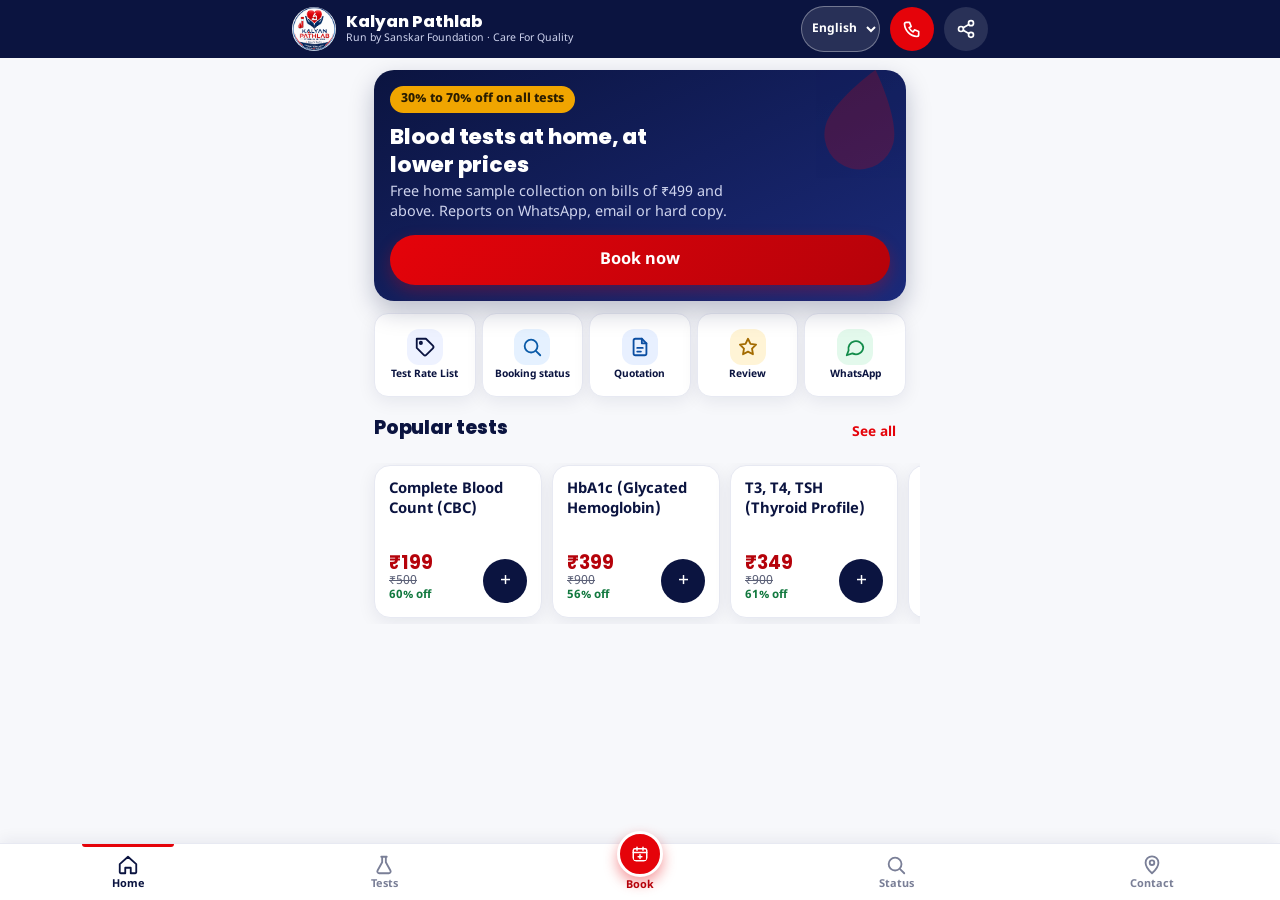
<file: book/index.html>
<!DOCTYPE html>
<html lang="en">
<head>
<meta charset="UTF-8" />
<meta name="viewport" content="width=device-width, initial-scale=1.0, viewport-fit=cover, interactive-widget=resizes-content" />
<title>Kalyan Pathlab — ऑनलाइन ब्लड टेस्ट बुकिंग</title>
<meta name="description" content="Kalyan Pathlab (संस्कार फाउंडेशन संचलित) - सर्व ब्लड टेस्टवर 30% ते 70% सवलत. कल्याण, डोंबिवली, अंबरनाथ, बदलापूर, उल्हासनगर, ठाणे, मुंबई, नवी मुंबई येथे मोफत होम सर्विस." />
<meta name="theme-color" content="#0b1440" />
<meta name="mobile-web-app-capable" content="yes" />
<meta name="apple-mobile-web-app-capable" content="yes" />
<meta name="apple-mobile-web-app-status-bar-style" content="black-translucent" />
<meta property="og:title" content="Kalyan Pathlab — ऑनलाइन ब्लड टेस्ट बुकिंग" />
<meta property="og:description" content="सर्व ब्लड टेस्टवर 30% ते 70% सवलत. ₹499 वरील बिलावर मोफत होम सॅम्पल कलेक्शन." />
<meta property="og:image" content="./icons/icon-512.png?v=20261021" />
<link rel="manifest" href="./manifest.json?v=20261021" />
<link rel="icon" type="image/png" href="./icons/icon-192.png?v=20261021" />
<link rel="apple-touch-icon" href="./icons/icon-192.png?v=20261021" />
<link rel="preconnect" href="https://fonts.googleapis.com" />
<link rel="preconnect" href="https://fonts.gstatic.com" crossorigin />
<link href="https://fonts.googleapis.com/css2?family=Poppins:wght@500;600;700;800&family=Noto+Sans+Devanagari:wght@400;500;600;700;800&display=swap" rel="stylesheet" />
<link rel="preload" as="image" href="./icons/logo.png?v=20261021" />
<link rel="stylesheet" href="./style.css?v=20261021" />
<link rel="stylesheet" href="./invoice.css?v=20261021" />
<script src="./logo-fallback.js?v=20261021"></script>
<script src="./config.js?v=20261021"></script>
</head>
<body>

<!-- ===== TOP BAR ===== -->
<header class="topbar">
  <div class="topbar-inner">
    <img
      src="./icons/logo.png?v=20261021"
      alt="Kalyan Pathlab"
      class="topbar-logo"
      width="44"
      height="44"
      decoding="async"
      fetchpriority="high"
      data-fallbacks="./icons/logo.png|./icons/admin-logo.png"
      data-fail="logo"
      onerror="window.kpImgFail&&kpImgFail(this)"
    />
    <div class="topbar-text">
      <span class="topbar-name">Kalyan Pathlab</span>
      <span class="topbar-tag" data-i18n="tagline">संस्कार फाउंडेशन संचलित · Care For Quality</span>
    </div>
    <select id="langSelect" class="topbar-lang" aria-label="Language / भाषा">
      <option value="en">English</option>
      <option value="mr">मराठी</option>
      <option value="hi">हिंदी</option>
    </select>
    <a class="topbar-btn topbar-call" href="tel:+919870020674" aria-label="कॉल करा"><svg viewBox="0 0 24 24" fill="none" stroke="currentColor" stroke-width="2" stroke-linecap="round" stroke-linejoin="round" aria-hidden="true"><path d="M5 4h4l2 5-2.5 1.5a11 11 0 0 0 5 5L15 13l5 2v4a2 2 0 0 1-2 2A16 16 0 0 1 3 6a2 2 0 0 1 2-2z"/></svg></a>
    <button type="button" class="topbar-btn" id="shareBtn" aria-label="शेअर करा"><svg viewBox="0 0 24 24" fill="none" stroke="currentColor" stroke-width="2" stroke-linecap="round" stroke-linejoin="round" aria-hidden="true"><circle cx="18" cy="5" r="3"/><circle cx="6" cy="12" r="3"/><circle cx="18" cy="19" r="3"/><path d="M8.6 10.5l6.8-4M8.6 13.5l6.8 4"/></svg></button>
  </div>
</header>

<main id="appMain">
<div id="notifBanner" class="confirm-banner" hidden></div>

<!-- ===== HOME ===== -->
<div class="page-section" id="section-home" hidden>
  <section class="home">
    <div class="home-hero">
      <svg class="home-hero-drop" viewBox="0 0 24 24" aria-hidden="true"><path d="M12 2.5s7 8.3 7 13.3a7 7 0 1 1-14 0c0-5 7-13.3 7-13.3Z"/></svg>
      <span class="home-hero-badge" data-i18n="discount_badge">सर्व टेस्टवर 30% ते 70% सवलत</span>
      <h1 data-i18n="hero_title">घरबसल्या ब्लड टेस्ट, कमी किमतीत</h1>
      <p data-i18n="hero_sub">₹499 वरील बिलावर मोफत होम सॅम्पल कलेक्शन. रिपोर्ट WhatsApp, ईमेल किंवा हार्ड कॉपीमध्ये.</p>
      <button type="button" class="btn btn-primary btn-block jump-to" data-section="booking" data-i18n="hero_cta_book">आत्ता बुक करा</button>
    </div>

    <div class="quick-grid">
      <button type="button" class="menu-tile jump-to" data-section="tests">
        <span class="menu-tile-icon"><svg viewBox="0 0 24 24" fill="none" stroke="currentColor" stroke-width="2" stroke-linecap="round" stroke-linejoin="round" aria-hidden="true" focusable="false"><path d="M20.6 13.4 13.4 20.6a2 2 0 0 1-2.8 0L3 13V3h10l7.600 7.600a2 2 0 0 1 0 2.800z"/><circle cx="7.500" cy="7.500" r="1.200"/></svg></span>
        <span class="menu-tile-label" data-i18n="nav_ratelist_label">टेस्ट रेट लिस्ट</span>
      </button>
      <button type="button" class="menu-tile jump-to" data-section="payment">
        <span class="menu-tile-icon"><svg viewBox="0 0 24 24" fill="none" stroke="currentColor" stroke-width="2" stroke-linecap="round" stroke-linejoin="round" aria-hidden="true" focusable="false"><circle cx="11" cy="11" r="7"/><path d="M21 21l-4.300-4.300"/></svg></span>
        <span class="menu-tile-label" data-i18n="tile_status">बुकिंग स्थिती</span>
      </button>
      <button type="button" class="menu-tile" data-quote-open>
        <span class="menu-tile-icon"><svg viewBox="0 0 24 24" fill="none" stroke="currentColor" stroke-width="2" stroke-linecap="round" stroke-linejoin="round" aria-hidden="true" focusable="false"><path d="M14 3H7a2 2 0 0 0-2 2v14a2 2 0 0 0 2 2h10a2 2 0 0 0 2-2V8z"/><path d="M14 3v5h5M9 13h6M9 17h4"/></svg></span>
        <span class="menu-tile-label" data-i18n="tile_quote">कोटेशन</span>
      </button>
      <button type="button" class="menu-tile jump-to" data-section="reviews">
        <span class="menu-tile-icon"><svg viewBox="0 0 24 24" fill="none" stroke="currentColor" stroke-width="2" stroke-linecap="round" stroke-linejoin="round" aria-hidden="true" focusable="false"><path d="M12 3l2.700 5.600 6.100.9-4.400 4.300 1 6.100L12 17l-5.400 2.900 1-6.100L3.200 9.500l6.100-.9z"/></svg></span>
        <span class="menu-tile-label" data-i18n="nav_reviews_label">Review</span>
      </button>
      <a class="menu-tile" href="https://wa.me/919870020674?text=Namaskar%2C%20mala%20blood%20test%20booking%20baddal%20mahiti%20havi%20aahe" target="_blank" rel="noopener">
        <span class="menu-tile-icon"><svg viewBox="0 0 24 24" fill="none" stroke="currentColor" stroke-width="2" stroke-linecap="round" stroke-linejoin="round" aria-hidden="true" focusable="false"><path d="M21 12a8 8 0 0 1-11.800 7L3 21l2-5.200A8 8 0 1 1 21 12z"/></svg></span>
        <span class="menu-tile-label" data-i18n="tile_whatsapp">WhatsApp</span>
      </a>
    </div>

    <div class="home-row-head">
      <h2 class="home-h" data-i18n="popular_heading">लोकप्रिय टेस्ट</h2>
      <button type="button" class="link-btn jump-to" data-section="tests" data-i18n="see_all">सर्व पहा</button>
    </div>
    <div class="popular-row" id="popularTests"></div>
  </section>
</div>

<!-- ===== TEST LIST ===== -->
<div class="page-section" id="section-tests" hidden>
  <section class="tests" id="tests">
    <h2 data-i18n="tests_heading">टेस्ट व किंमत यादी</h2>
    <div class="search-box">
      <input type="search" id="testSearch" placeholder="टेस्टचे नाव टाईप करा… उदा. Thyroid, Sugar, CBC" data-i18n-placeholder="tests_search_placeholder" />
    <button type="button" class="quote-cta" data-quote-open>
      <span class="quote-cta-ico" aria-hidden="true">📄</span>
      <span class="quote-cta-text"><b data-i18n="quote_cta">कोटेशन मिळवा</b><small data-i18n="quote_cta_sub">निवडलेल्या टेस्टचं दरपत्रक — PDF / WhatsApp / ईमेल</small></span>
      <span aria-hidden="true">›</span>
    </button>
    </div>
    <div class="category-tabs" id="categoryTabs"></div>
    <div id="testListWrap" hidden></div>
    <p class="no-result" id="noResult" hidden data-i18n="no_result">तुम्ही शोधलेली टेस्ट यादीत नाही? काळजी नाही — कॉल करा, आमच्याकडे उपलब्ध असू शकते.</p>
  </section>

  <div class="test-modal" id="testModal" hidden>
    <div class="test-modal-backdrop" id="testModalBackdrop"></div>
    <div class="test-modal-sheet">
      <div class="test-modal-header">
        <h3 id="testModalTitle"></h3>
        <button type="button" id="testModalClose" class="test-modal-close" aria-label="Close">✕</button>
      </div>
      <div class="test-modal-body" id="testModalBody"></div>
      <div class="tm-foot" id="tmFoot" hidden>
        <div class="tm-foot-text" id="tmFootText"></div>
        <div class="tm-foot-btns"><button type="button" id="tmBasket"></button><button type="button" id="tmBook" class="primary"></button></div>
      </div>
    </div>
  </div>
</div>

<!-- ===== BOOKING FORM ===== -->
<div class="page-section" id="section-booking" hidden>
  <section class="booking" id="booking">
    <h2 data-i18n="booking_heading">बुकिंग फॉर्म</h2>

    <form id="bookingForm" novalidate>
      <ol class="bprog" id="bookingProgress" aria-label="Steps">
        <li data-step="1" class="on"><span>1</span><b data-i18n="bstep1">टेस्ट</b></li>
        <li data-step="2"><span>2</span><b data-i18n="bstep2">पत्ता</b></li>
        <li data-step="3"><span>3</span><b data-i18n="bstep3">वेळ व पेमेंट</b></li>
      </ol>

      <!-- ===== STEP 1: टेस्ट ===== -->
      <div class="bstep" data-step="1">
      <div class="selected-tests-box" id="selectedTestsBox">
        <strong data-i18n="selected_tests_label">निवडलेल्या टेस्ट:</strong>
        <div id="selectedTestsList" class="selected-list">कोणतीही टेस्ट निवडलेली नाही — <button type="button" class="link-btn jump-to" data-section="tests">टेस्ट लिस्टमधून निवडा</button> किंवा खाली टाईप करा.</div>
      </div>

      <div id="chargeBox" class="charge-box" hidden></div>
      <p class="policy-note" data-i18n="charge_policy">₹499 पेक्षा कमी बिलावर ₹100 होम कलेक्शन चार्ज लागतो. ₹499 किंवा जास्त बिलावर कलेक्शन चार्ज माफ.</p>

      <label><span data-i18n="label_manual_test">टेस्ट/पॅकेजचे नाव (हवं असल्यास टाईप करा)</span>
        <input type="text" id="manualTest" placeholder="उदा. Full Body Checkup" />
      </label>

      <label><span data-i18n="label_prescription">डॉक्टरचे प्रिस्क्रिप्शन (असल्यास, ऐच्छिक)</span>
        <input type="file" id="prescription" accept="image/*,.pdf" />
      </label>

      <div class="bstep-nav"><button type="button" class="btn btn-primary btn-block step-next" data-i18n="step_next">पुढे →</button></div>
      </div>

      <!-- ===== STEP 2: माहिती व पत्ता ===== -->
      <div class="bstep" data-step="2" hidden>
      <label><span data-i18n="label_fullname">तुमचे पूर्ण नाव *</span>
        <input type="text" id="fullName" required autocomplete="name" placeholder="पूर्ण नाव" data-i18n-placeholder="placeholder_fullname" />
      </label>

      <label><span data-i18n="label_phone">मोबाईल नंबर *</span>
        <input type="tel" id="phone" required inputmode="numeric" autocomplete="tel-national" pattern="[0-9]{10}" placeholder="10 अंकी मोबाईल नंबर" data-i18n-placeholder="placeholder_phone" />
      </label>
      <p class="returning-note" id="returningPatientNote" hidden></p>

      <label><span data-i18n="label_address">पूर्ण पत्ता *</span>
        <textarea id="address" rows="2" required placeholder="घर/फ्लॅट नं, इमारत, एरिया, शहर, पिनकोड" data-i18n-placeholder="placeholder_address"></textarea>
      </label>

      <label><span data-i18n="label_city">शहर *</span>
        <select id="city" required></select>
      </label>

      <details class="more-details">
        <summary data-i18n="more_details">अधिक माहिती (ऐच्छिक)</summary>
        <label><span data-i18n="label_altphone">पर्यायी संपर्क नंबर</span>
          <input type="tel" id="altPhone" inputmode="numeric" placeholder="घरचा/दुसरा नंबर (ऐच्छिक)" data-i18n-placeholder="placeholder_altphone" />
        </label>
        <label><span data-i18n="label_doctor">रेफरन्स डॉक्टर किंवा स्वतः</span>
          <input type="text" id="doctor" placeholder="डॉ. चे नाव लिहा, किंवा 'स्वतः' असे लिहा" data-i18n-placeholder="placeholder_doctor" />
        </label>
        <div class="location-row">
          <button type="button" id="getLocationBtn" class="btn btn-outline btn-sm" data-i18n="btn_location">📍 माझे सध्याचे लोकेशन जोडा (ऐच्छिक)</button>
          <span id="locationStatus"></span>
        </div>
      </details>

      <div class="bstep-nav two"><button type="button" class="btn btn-outline step-back" data-i18n="step_back">← मागे</button><button type="button" class="btn btn-primary step-next" data-i18n="step_next">पुढे →</button></div>
      </div>

      <!-- ===== STEP 3: वेळ, रिपोर्ट, पेमेंट ===== -->
      <div class="bstep" data-step="3" hidden>
      <label><span data-i18n="label_collection_date">सॅम्पल कलेक्शनचा दिवस *</span>
        <input type="date" id="collectionDate" required />
      </label>

      <span class="field-label" data-i18n="label_collection_slot">वेळ निवडा *</span>
      <div class="slot-grid" id="slotGrid">
        <button type="button" class="slot-btn" data-slot="7:00 AM – 8:00 AM" data-start="7">7 – 8 AM</button>
        <button type="button" class="slot-btn" data-slot="8:00 AM – 9:00 AM" data-start="8">8 – 9 AM</button>
        <button type="button" class="slot-btn" data-slot="9:00 AM – 10:00 AM" data-start="9">9 – 10 AM</button>
        <button type="button" class="slot-btn" data-slot="10:00 AM – 11:00 AM" data-start="10">10 – 11 AM</button>
        <button type="button" class="slot-btn" data-slot="11:00 AM – 12:00 PM" data-start="11">11 AM – 12 PM</button>
        <button type="button" class="slot-btn" data-slot="12:00 PM – 1:00 PM" data-start="12">12 – 1 PM</button>
      </div>
      <input type="hidden" id="collectionTime" value="" />
      <p class="form-note slot-note" id="slotNote" data-i18n="slot_note">रविवारी सॅम्पल कलेक्शन दुपारी 1 पर्यंत.</p>

      <label data-i18n="label_report_mode">रिपोर्ट कसा हवा? *</label>
      <div class="radio-row">
        <label class="radio-pill"><input type="checkbox" name="reportMode" value="Hard Copy" /> <span data-i18n="report_hardcopy">हार्ड कॉपी (घरी)</span></label>
        <label class="radio-pill"><input type="checkbox" name="reportMode" value="WhatsApp" checked /> <span data-i18n="report_whatsapp">WhatsApp</span></label>
        <label class="radio-pill"><input type="checkbox" name="reportMode" value="Email" /> <span data-i18n="report_email">ईमेल</span></label>
      </div>

      

      <label id="emailFieldWrap" hidden><span data-i18n="label_email">ईमेल आयडी</span>
        <input type="email" id="email" placeholder="report@example.com" />
      </label>

      <label data-i18n="label_payment">पेमेंट पद्धत *</label>
      <div class="radio-row">
        <label class="radio-pill"><input type="radio" name="paymentMethod" value="Cash" checked /> <span data-i18n="payment_cash">कॅश (सॅम्पल कलेक्शनच्या वेळी)</span></label>
        <label class="radio-pill"><input type="radio" name="paymentMethod" value="UPI" /> <span data-i18n="payment_upi">UPI</span></label>
      </div>
      <div id="upiPayBox" class="upi-pay-box" hidden>
        <img id="upiQrImg" src="./icons/qr.png?v=20261021" alt="UPI QR" width="200" height="269" decoding="async" data-fallbacks="./icons/qr.png" data-fail="text" data-fail-text="QR लोड झाला नाही — UPI ID वापरा: enterprises60658@nyes" onerror="window.kpImgFail&&kpImgFail(this)" />
        <a id="upiPayLink" href="#" class="btn btn-whatsapp btn-block" data-i18n="pay_via_upi">UPI अ‍ॅपने पे करा →</a>
        <p class="upi-id-text">UPI ID: <span id="upiIdText">enterprises60658@nyes</span></p>
      </div>

      <label class="checkbox-row">
        <input type="checkbox" id="consent" required />
        <span data-i18n="consent_text">वरील सर्व माहिती बरोबर आहे व मी सॅम्पल कलेक्शनसाठी संपर्क करण्यास संमती देतो.</span>
      </label>

      <p class="form-note" data-i18n="booking_form_note">बुकिंगनंतर WhatsApp विंडो उघडेल — तिथे फक्त "Send" दाबा, म्हणजे आमच्याकडे लगेच बुकिंग पोहोचेल.</p>
      <div class="bstep-nav two"><button type="button" class="btn btn-outline step-back" data-i18n="step_back">← मागे</button><button type="submit" class="btn btn-primary" data-i18n="btn_confirm_booking">✅ बुकिंग कन्फर्म करा</button></div>
      </div>
    </form>

    <div id="confirmBox" class="confirm-box" hidden></div>
  </section>
</div>

<!-- ===== PAYMENT ===== -->
<div class="page-section" id="section-payment" hidden>
  <section class="payment">
    <h2 data-i18n="payment_heading">पेमेंट व बुकिंग स्थिती</h2>

    <div class="status-check-box">
      <h3 data-i18n="status_check_heading">माझी बुकिंग स्थिती / रिपोर्ट पहा</h3>
      <p class="section-sub" data-i18n="status_check_sub">बुकिंगच्या वेळी दिलेला मोबाईल नंबर टाका.</p>
      <input type="tel" id="statusPhoneInput" inputmode="numeric" placeholder="10 अंकी मोबाईल नंबर" pattern="[0-9]{10}" data-i18n-placeholder="placeholder_phone" />
      <button type="button" id="statusCheckBtn" class="btn btn-primary btn-block" style="margin-top:10px;" data-i18n="status_check_btn">स्थिती तपासा</button>
      <div id="statusResultWrap"></div>
    </div>

    <div class="qr-box">
      <p class="qr-title" data-i18n="payment_sub">सॅम्पल कलेक्शनच्या वेळी कॅश किंवा खालील QR कोड स्कॅन करून UPI ने पेमेंट करू शकता.</p>
      <img id="mainQrImg" src="./icons/qr.png?v=20261021" alt="UPI Payment QR - Kalyan Pathlab" width="200" height="269" decoding="async" data-fallbacks="./icons/qr.png" data-fail="text" data-fail-text="QR लोड झाला नाही — UPI ID वापरा: enterprises60658@nyes" onerror="window.kpImgFail&&kpImgFail(this)" />
      <p>UPI ID: <strong id="mainUpiIdText">enterprises60658@nyes</strong></p>
    </div>
  </section>
</div>

<!-- ===== REVIEWS ===== -->
<div class="page-section" id="section-reviews" hidden>
  <section class="reviews" id="reviews">
    <h2 data-i18n="reviews_heading">पेशंट्सचा अनुभव</h2>
    <p class="section-sub" data-i18n="reviews_sub">आमच्याकडे टेस्ट केलेल्या पेशंट्सचे मत — तुमचाही अनुभव शेअर करा.</p>

    <div class="review-summary">
      <span class="big-rating" id="avgRating">5.0</span>
      <span class="stars" id="avgStars">★★★★★</span>
      <span id="reviewCount">(4 रिव्ह्यू)</span>
    </div>

    <div class="review-list" id="reviewList"></div>

    <button type="button" id="openReviewModal" class="btn btn-outline btn-block" data-i18n="btn_write_review">✍️ तुमचा रिव्ह्यू लिहा</button>

    <div class="review-panel" id="reviewPanel" hidden>
      <h3 id="reviewModalTitle" data-i18n="review_modal_title">तुमचा रिव्ह्यू लिहा</h3>
      <form id="reviewForm">
        <label><span data-i18n="label_review_name">तुमचे नाव *</span>
          <input type="text" id="reviewName" required placeholder="तुमचे नाव" data-i18n-placeholder="placeholder_review_name" />
        </label>

        <label><span data-i18n="label_review_phone">मोबाईल नंबर (फक्त पडताळणीसाठी, पब्लिक दिसणार नाही)</span>
          <input type="tel" id="reviewPhone" pattern="[0-9]{10}" placeholder="10 अंकी मोबाईल नंबर" data-i18n-placeholder="placeholder_phone" />
        </label>

        <label><span data-i18n="label_review_test">तुम्ही कोणती टेस्ट/सर्व्हिस घेतली?</span>
          <input type="text" id="reviewTestTaken" placeholder="उदा. Full Body Checkup" />
        </label>

        <label data-i18n="label_rating">रेटिंग द्या *</label>
        <div class="star-picker" id="starPicker">
          <button type="button" data-val="1" aria-label="1 स्टार">★</button>
          <button type="button" data-val="2" aria-label="2 स्टार">★</button>
          <button type="button" data-val="3" aria-label="3 स्टार">★</button>
          <button type="button" data-val="4" aria-label="4 स्टार">★</button>
          <button type="button" data-val="5" aria-label="5 स्टार">★</button>
        </div>
        <input type="hidden" id="reviewRating" value="0" />

        <label><span data-i18n="label_feedback">तुमचा अभिप्राय *</span>
          <textarea id="reviewFeedback" required placeholder="तुमचा अनुभव इथे लिहा…" data-i18n-placeholder="placeholder_feedback"></textarea>
        </label>

        <button type="submit" class="btn btn-primary btn-block" data-i18n="btn_submit_review">रिव्ह्यू सबमिट करा</button>
        <p class="form-note" data-i18n="review_form_note">रिव्ह्यू आमच्या टीमकडून तपासल्यानंतर पेजवर दिसेल.</p>
      </form>
      <div id="reviewThanks" class="confirm-box" hidden></div>
    </div>
  </section>
</div>

<!-- ===== CONTACT / FOOTER ===== -->
<div class="page-section" id="section-contact" hidden>
  <footer>
    <img src="./icons/logo.png?v=20261021" alt="Kalyan Pathlab" class="footer-logo" width="66" height="66" decoding="async" data-fallbacks="./icons/logo.png|./icons/admin-logo.png" data-fail="logo" onerror="window.kpImgFail&&kpImgFail(this)" />
    <p class="footer-tag" data-i18n="tagline">संस्कार फाउंडेशन संचलित · Care For Quality</p>

    <strong class="footer-cities-h" data-i18n="cities_heading">या शहरांत होम सॅम्पल कलेक्शन</strong>
    <div class="chip-row footer-cities" id="cityChips"></div>

    <button type="button" class="btn btn-outline btn-block" id="installBtnContact" style="margin-bottom:16px; color:#fff; border-color:rgba(255,255,255,.5)" data-i18n="btn_install_app" hidden>📲 अ‍ॅप इन्स्टॉल करा</button>

    <div class="footer-grid">
      <div>
        <strong data-i18n="footer_address_label">पत्ता</strong>
        <p>Shop No. 3, 1st Floor, Parvati Apartment,<br />Tisgaon Naka, Kalyan East – 421306</p>
        <a href="https://www.google.com/maps/search/?api=1&query=Parvati%20Apartment%20Tisgaon%20Naka%20Kalyan%20East%20421306" target="_blank" rel="noopener" data-i18n="footer_maps_link">Google Maps वर पहा →</a>
      </div>
      <div>
        <strong data-i18n="footer_contact_label">संपर्क</strong>
        <p><a href="tel:+919870020674">98700 20674</a> / <a href="tel:+918828111774">88281 11774</a></p>
        <p><a href="mailto:kalyan.pathlab.21@gmail.com">kalyan.pathlab.21@gmail.com</a></p>
        <a href="https://wa.me/919870020674" target="_blank" rel="noopener" data-i18n="footer_whatsapp_link">WhatsApp वर मेसेज करा →</a>
      </div>
      <div>
        <strong data-i18n="footer_timing_label">वेळ</strong>
        <p data-i18n-html="footer_timing_text">सोम - शनि: 7:00 AM – 9:00 PM<br />रवि: 8:00 AM – 1:00 PM</p>
      </div>
    </div>

    <div class="main-site-card">
      <a class="main-site-btn" href="https://swapnilmokal.github.io/kalyan-pathlab/" target="_blank" rel="noopener" data-i18n="main_site_btn">🌐 वेबसाईटला भेट देण्यासाठी क्लिक करा</a>
    </div>
    <p class="copyright" data-i18n="copyright">© Kalyan Pathlab, Kalyan East · संस्कार फाउंडेशन संचलित</p>
  </footer>
</div>

</main>

<!-- ===== CART / SELECTED (निवडलेल्या टेस्टची पट्टी — टॅब बारच्या वर) ===== -->
<div class="cart-bar" id="cartBar" hidden>
  <div class="cart-info" id="cartInfo" role="button" tabindex="0" aria-label="Basket"><span id="cartSummary">0 टेस्ट निवडल्या</span><small id="cartNote"></small></div>
  <button type="button" id="cartBookBtn" class="btn btn-primary btn-sm" data-i18n="cart_book_btn">बुक करा →</button>
</div>

<!-- ===== INSTALL BANNER ===== -->
<div class="install-banner" id="installBanner" role="dialog" aria-labelledby="installTitle" hidden>
  <img src="./icons/icon-192.png?v=20261021" alt="" width="44" height="44" class="install-ico" />
  <div class="install-text">
    <strong id="installTitle" data-i18n="install_title">Kalyan Pathlab अ‍ॅप इन्स्टॉल करा</strong>
    <small id="installSub" data-i18n="install_sub">होम स्क्रीनवर अ‍ॅप — जलद बुकिंग, ऑफलाइनही उघडतं</small>
  </div>
  <button type="button" class="btn btn-primary btn-sm" id="installBtn" data-i18n="btn_install">इन्स्टॉल करा</button>
  <button type="button" class="install-close" id="installClose" aria-label="Close">✕</button>
</div>

<!-- ===== BOTTOM TAB BAR ===== -->
<nav class="tabbar" id="mainNav" aria-label="Main">
  <button type="button" class="nav-btn" data-section="home"><svg viewBox="0 0 24 24" fill="none" stroke="currentColor" stroke-width="2" stroke-linecap="round" stroke-linejoin="round" aria-hidden="true"><path d="M3 11l9-8 9 8v9a1 1 0 0 1-1 1h-5v-6H9v6H4a1 1 0 0 1-1-1z"/></svg><span data-i18n="tab_home">मुख्यपृष्ठ</span></button>
  <button type="button" class="nav-btn" data-section="tests"><svg viewBox="0 0 24 24" fill="none" stroke="currentColor" stroke-width="2" stroke-linecap="round" stroke-linejoin="round" aria-hidden="true"><path d="M9 3h6M10 3v6l-5 9a2 2 0 0 0 1.8 3h10.4A2 2 0 0 0 19 18l-5-9V3"/></svg><span data-i18n="tab_tests">टेस्ट</span></button>
  <button type="button" class="nav-btn nav-book" data-section="booking"><svg viewBox="0 0 24 24" fill="none" stroke="currentColor" stroke-width="2" stroke-linecap="round" stroke-linejoin="round" aria-hidden="true"><rect x="3" y="5" width="18" height="16" rx="2"/><path d="M3 10h18M8 3v4M16 3v4M12 13v5M9.5 15.5h5"/></svg><span data-i18n="tab_book">बुकिंग</span></button>
  <button type="button" class="nav-btn" data-section="payment"><svg viewBox="0 0 24 24" fill="none" stroke="currentColor" stroke-width="2" stroke-linecap="round" stroke-linejoin="round" aria-hidden="true"><circle cx="11" cy="11" r="7"/><path d="M21 21l-4.3-4.3"/></svg><span data-i18n="tab_status">स्थिती</span></button>
  <button type="button" class="nav-btn" data-section="contact"><svg viewBox="0 0 24 24" fill="none" stroke="currentColor" stroke-width="2" stroke-linecap="round" stroke-linejoin="round" aria-hidden="true"><path d="M12 21s-7-6.2-7-11.5A7 7 0 0 1 19 9.5C19 14.800 12 21 12 21z"/><circle cx="12" cy="9.5" r="2.5"/></svg><span data-i18n="tab_contact">संपर्क</span></button>
</nav>

<!-- ===== COLLECTION CHARGE POPUP ===== -->
<div class="dlg-backdrop" id="chargeModal" role="dialog" aria-modal="true" aria-labelledby="chargeModalTitle" hidden>
  <div class="dlg">
    <div class="dlg-ico" aria-hidden="true">₹</div>
    <h3 id="chargeModalTitle" data-i18n="charge_modal_title">₹100 कलेक्शन चार्ज लागेल</h3>
    <p id="chargeModalBody"></p>
    <div class="dlg-actions">
      <button type="button" class="btn btn-outline" id="chargeAddMore" data-i18n="charge_btn_add">आणखी टेस्ट जोडा</button>
      <button type="button" class="btn btn-primary" id="chargeContinue" data-i18n="charge_btn_continue">ठीक आहे, पुढे जा</button>
    </div>
  </div>
</div>

<!-- ===== CANCEL BOOKING POPUP ===== -->
<div class="dlg-backdrop" id="cancelModal" role="dialog" aria-modal="true" aria-labelledby="cancelModalTitle" hidden>
  <div class="dlg">
    <div class="dlg-ico" style="background:#fde8e8;color:#a12424" aria-hidden="true">✕</div>
    <h3 id="cancelModalTitle" data-i18n="cancel_modal_title">ही बुकिंग रद्द करायची?</h3>
    <p id="cancelModalBody"></p>
    <p style="font-size:.84rem;color:var(--muted)" data-i18n="cancel_modal_note">रद्द केल्यावर सॅम्पल कलेक्शन होणार नाही. हवं तर नंतर पुन्हा बुक करू शकता.</p>
    <div class="dlg-actions">
      <button type="button" class="btn btn-outline" id="cancelKeep" data-i18n="cancel_keep">नको, बुकिंग ठेवा</button>
      <button type="button" class="btn btn-cancel" id="cancelConfirm" data-i18n="cancel_confirm">हो, बुकिंग रद्द करा</button>
    </div>
  </div>
</div>

<div id="toast" class="toast" role="status" aria-live="polite" hidden></div>

<script src="./i18n.js?v=20261021"></script>
<script src="./tests-data.js?v=20261021"></script>
<script src="./invoice-core.js?v=20261021"></script>
<script src="./app.js?v=20261021"></script>
<script src="./patient-docs.js?v=20261021"></script>
<script src="./rx-scan.js?v=20261021"></script>
</body>
</html>
</file>
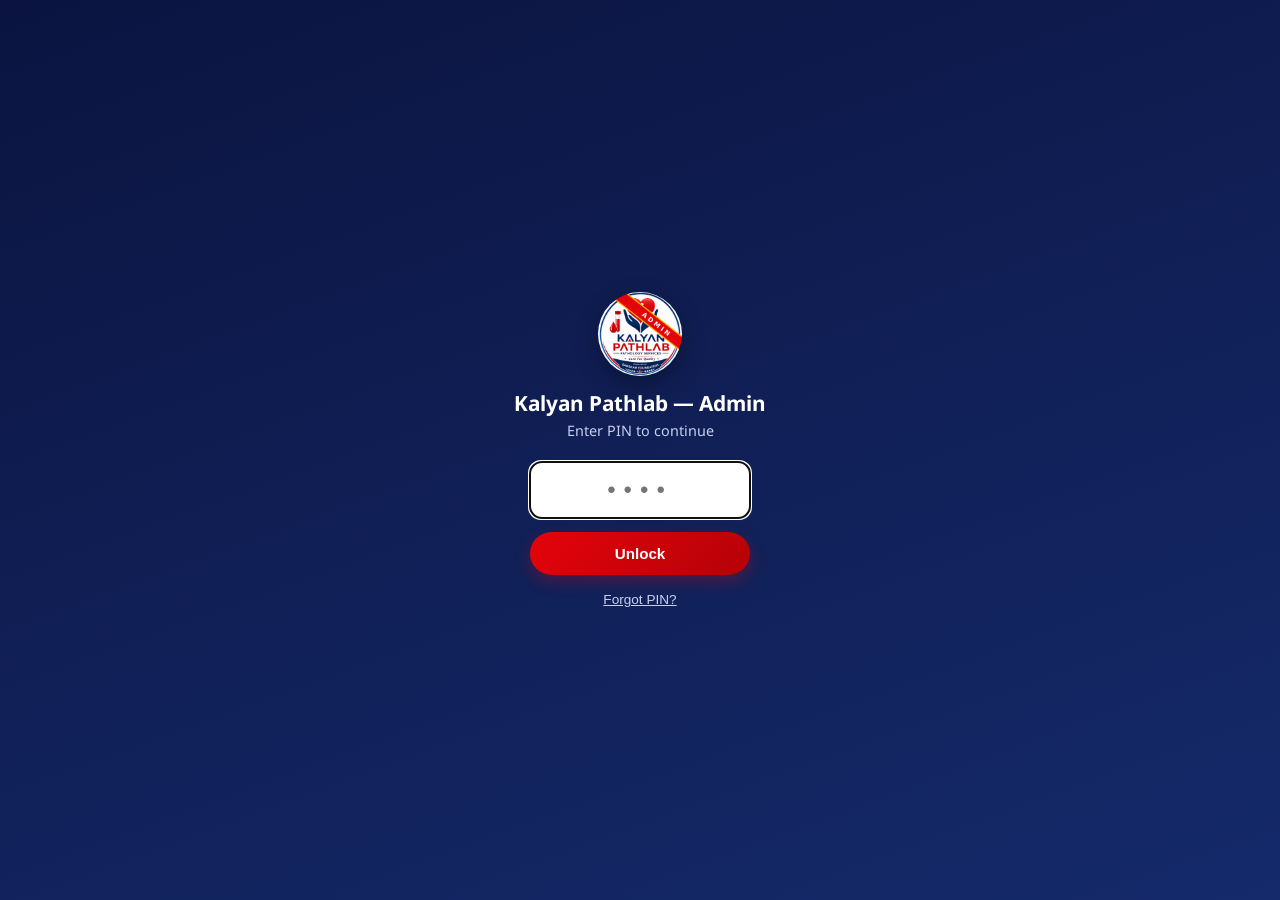
<file: admin.html>
<!DOCTYPE html>
<html lang="mr">
<head>
<meta charset="utf-8" />
<meta name="viewport" content="width=device-width, initial-scale=1" />
<title>Kalyan Pathlab Admin</title>
<meta name="robots" content="noindex" />
<meta http-equiv="refresh" content="0; url=./book/admin.html" />
<script>location.replace("./book/admin.html" + location.search + location.hash);</script>
</head>
<body style="font-family:sans-serif;text-align:center;padding:40px;background:#0b1440;color:#fff">
  <p>Admin अ‍ॅप नव्या पत्त्यावर हलवला आहे.</p>
  <p><a style="color:#8fd8ff" href="./book/admin.html">इथे टॅप करा</a></p>
</body>
</html>
</file>
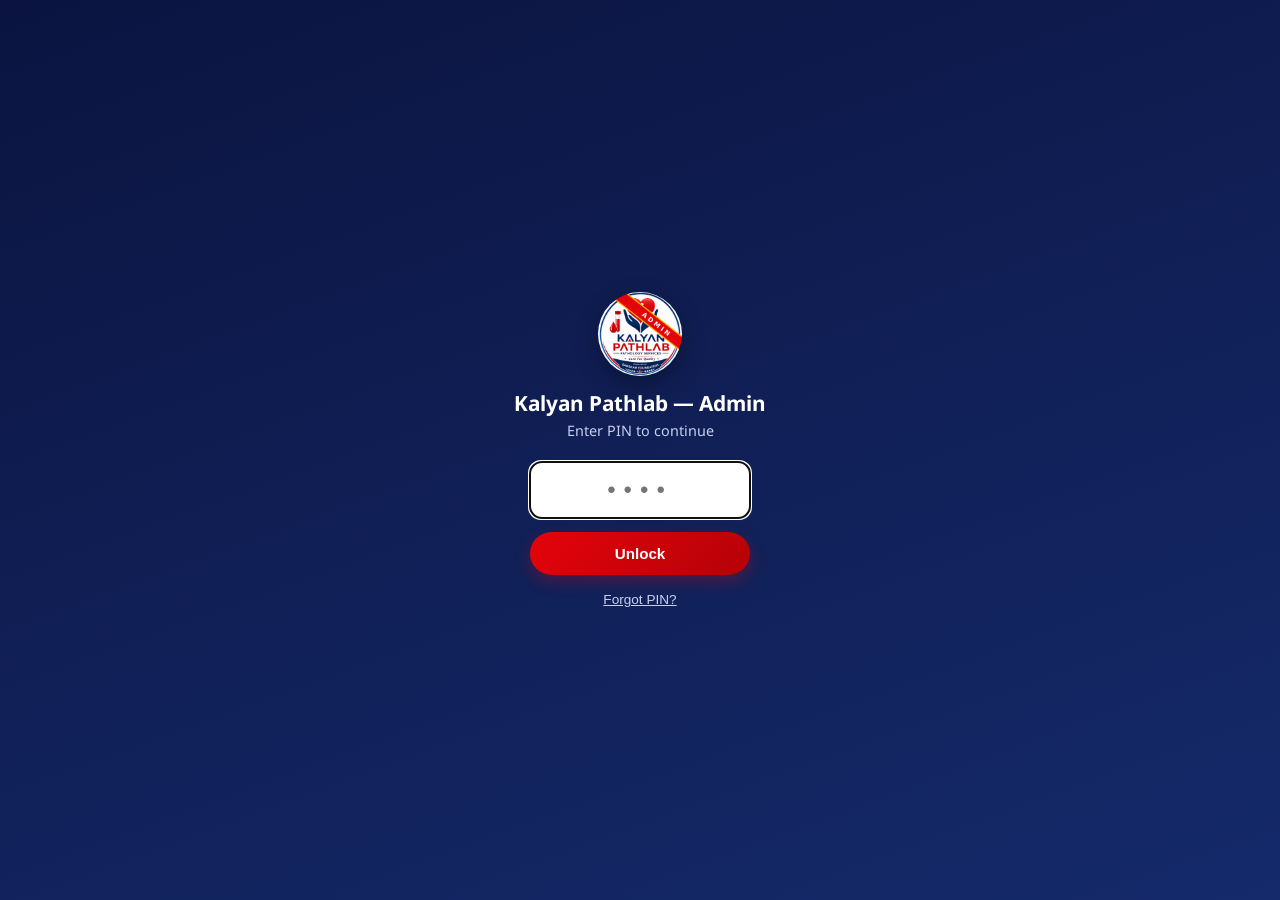
<file: book/admin.html>
<!DOCTYPE html>
<html lang="en">
<head>
<meta charset="UTF-8" />
<meta name="viewport" content="width=device-width, initial-scale=1.0" />
<title>Kalyan Pathlab — Admin</title>
<meta name="robots" content="noindex, nofollow" />
<meta name="theme-color" content="#0b1440" />
<link rel="manifest" href="./manifest-admin.json?v=20261021" />
<link rel="icon" type="image/png" href="./icons/admin-icon-192.png?v=20261021" />
<link rel="apple-touch-icon" href="./icons/admin-icon-192.png?v=20261021" />
<link rel="preconnect" href="https://fonts.googleapis.com" />
<link href="https://fonts.googleapis.com/css2?family=Poppins:wght@600;700;800&family=Noto+Sans+Devanagari:wght@400;500;600;700&display=swap" rel="stylesheet" />
<link rel="stylesheet" href="./admin-style.css?v=20261021" />
<link rel="stylesheet" href="./invoice.css?v=20261021" />
<script src="./logo-fallback.js?v=20261021"></script>
<script src="./config.js?v=20261021"></script>
</head>
<body>

<div id="pinLockScreen" class="pin-lock-screen">
  <img src="./icons/admin-logo.png?v=20261021" alt="Kalyan Pathlab Admin" class="pin-lock-logo" width="84" height="84" decoding="async" data-fallbacks="./icons/admin-logo.png|./icons/logo.png" data-fail="logo" onerror="window.kpImgFail&&kpImgFail(this)" />
  <h2>Kalyan Pathlab — Admin</h2>
  <p class="pin-lock-sub" data-i18n="pin_enter">Enter PIN to continue</p>
  <input type="password" id="pinInput" inputmode="numeric" maxlength="6" placeholder="••••" class="pin-input" autocomplete="off" />
  <button type="button" id="pinSubmitBtn" class="btn btn-primary btn-block" data-i18n="pin_unlock">Unlock</button>
  <p id="pinError" class="pin-error" hidden data-i18n="pin_wrong">Wrong PIN, try again.</p>
  <button type="button" id="forgotPinLink" class="pin-forgot-link" data-i18n="pin_forgot_link">Forgot PIN?</button>

  <div id="pinResetStep" hidden class="pin-reset-step">
    <p class="pin-lock-sub" data-i18n="pin_reset_note">Reset code sent to the lab's registered email.</p>
    <input type="text" id="pinResetCodeField" inputmode="numeric" maxlength="6" placeholder="Reset Code" class="pin-input" data-i18n-placeholder="pin_reset_code_ph" />
    <input type="password" id="pinResetNewField" inputmode="numeric" maxlength="6" placeholder="New PIN (4–6 digits)" class="pin-input" data-i18n-placeholder="pin_new_ph" />
    <button type="button" id="confirmPinResetBtn" class="btn btn-primary btn-block" data-i18n="pin_reset_confirm_btn">Reset PIN &amp; Unlock</button>
  </div>
</div>

<header class="admin-topbar">
  <img src="./icons/admin-logo.png?v=20261021" alt="Kalyan Pathlab Admin" class="admin-logo" width="44" height="44" decoding="async" data-fallbacks="./icons/admin-logo.png|./icons/logo.png" data-fail="logo" onerror="window.kpImgFail&&kpImgFail(this)" />
  <div class="admin-title"><strong>Kalyan Pathlab — Admin</strong><span id="lastUpdated">Loading…</span></div>
  <select id="adminLangSelect" class="admin-lang-select" aria-label="Language">
    <option value="en">EN</option>
    <option value="mr">मर</option>
    <option value="hi">हि</option>
  </select>
  <button type="button" id="notifBellBtn" class="icon-btn notif-bell" aria-label="Notifications">🔔<span id="notifCount" class="notif-count" hidden>0</span></button>
  <button type="button" id="shareCustomerLinkBtn" class="icon-btn" aria-label="Share customer app link">📤</button>
  <button type="button" id="refreshBtn" class="icon-btn" aria-label="Refresh">🔄</button>
  <button type="button" id="topLogoutBtn" class="icon-btn" aria-label="Logout" title="Logout">🔓</button>
</header>

<nav class="admin-tabs">
  <button type="button" class="admin-tab active" data-tab="bookings" data-i18n="tab_bookings">📅 Bookings</button>
  <button type="button" class="admin-tab" data-tab="reviews" data-i18n="tab_reviews">⭐ Reviews</button>
  <button type="button" class="admin-tab" data-tab="tests" data-i18n="tab_tests">🧪 Tests</button>
  <button type="button" class="admin-tab" data-tab="billing" data-i18n="tab_billing">🧾 Billing</button>
  <button type="button" class="admin-tab" data-tab="patients" data-i18n="tab_patients">🔍 Find Patient</button>
  <button type="button" class="admin-tab" data-tab="settings" data-i18n="tab_settings">⚙️ Settings</button>
</nav>

<div class="stat-row" id="statRow"></div>

<section id="tab-bookings" class="admin-section">
  <input type="search" id="bookingSearch" class="admin-search" placeholder="Search by name, phone, or test…" data-i18n-placeholder="search_bookings" />
  <div class="review-filter">
    <button type="button" class="filter-chip active" data-bstatus="all" data-i18n="filter_all">All</button>
    <button type="button" class="filter-chip" data-bstatus="Pending Confirmation" data-i18n="status_pending">Pending</button>
    <button type="button" class="filter-chip" data-bstatus="Confirmed" data-i18n="status_confirmed">Confirmed</button>
    <button type="button" class="filter-chip" data-bstatus="Completed" data-i18n="status_completed">Completed</button>
    <button type="button" class="filter-chip" data-bstatus="Cancelled" data-i18n="status_cancelled">Cancelled</button>
  </div>
  <div id="bookingList" class="admin-list"></div>
</section>

<section id="tab-reviews" class="admin-section" hidden>
  <div class="review-filter">
    <button type="button" class="filter-chip active" data-status="all" data-i18n="filter_all">All</button>
    <button type="button" class="filter-chip" data-status="Pending" data-i18n="filter_pending">Pending</button>
    <button type="button" class="filter-chip" data-status="Approved" data-i18n="filter_approved">Approved</button>
    <button type="button" class="filter-chip" data-status="Rejected" data-i18n="filter_rejected">Rejected</button>
  </div>
  <div id="reviewList" class="admin-list"></div>
</section>

<section id="tab-tests" class="admin-section" hidden>
  <button type="button" id="showAddTestBtn" class="btn btn-primary btn-block" data-i18n="add_new_test">+ Add New Test</button>
  <div id="addTestForm" class="add-test-form" hidden>
    <input type="text" id="testCategory" placeholder="Category (e.g. Diabetes Profile)" list="categoryList" data-i18n-placeholder="ph_category" />
    <datalist id="categoryList"></datalist>
    <input type="text" id="testName" placeholder="Test Name (e.g. HbA1c)" data-i18n-placeholder="ph_test_name" />
    <div class="two-col-inline">
      <input type="number" id="testMrp" placeholder="MRP ₹" data-i18n-placeholder="ph_mrp" />
      <input type="number" id="testPrice" placeholder="Discount Price ₹ (B2C)" data-i18n-placeholder="ph_price" />
    </div>
    <input type="number" id="testB2B" placeholder="B2B ₹ (your cost — not shown to customers)" data-i18n-placeholder="ph_b2b" />
    <button type="button" id="saveTestBtn" class="btn btn-primary btn-block" data-i18n="save_test">Save Test</button>
    <button type="button" id="cancelTestBtn" class="link-btn" style="display:block;text-align:center;margin-top:8px" data-i18n="cancel">Cancel</button>
  </div>
  <input type="search" id="testSearchAdmin" class="admin-search" placeholder="Search tests…" style="margin-top:14px" data-i18n-placeholder="search_tests" />
  <div id="testListAdmin" class="admin-list"></div>
</section>

<section id="tab-billing" class="admin-section" hidden>
  <div class="review-filter billing-subtabs">
    <button type="button" class="filter-chip active" data-billtab="dashboard" data-i18n="billing_tab_dashboard">🏠 Dashboard</button>
    <button type="button" class="filter-chip" data-billtab="bills" data-i18n="billing_tab_bills">📄 Bills</button>
    <button type="button" class="filter-chip" data-billtab="profit" data-i18n="billing_tab_profit">📊 Profit</button>
  </div>

  <!-- Dashboard -->
  <div id="billing-dashboard" class="billing-pane">
    <div class="stat-row" id="billStatRow"></div>
    <div class="settings-card">
      <h3 data-i18n="billing_monthly_summary">Monthly Summary</h3>
      <div id="billMonthlySummary" class="stat-mini-list"></div>
    </div>
  </div>

  <!-- Bills list -->
  <div id="billing-bills" class="billing-pane" hidden>
    <button type="button" id="showAddBillBtn" class="btn btn-primary btn-block" data-i18n="add_new_bill">+ New Bill</button>

    <div id="billForm" class="add-test-form" hidden>
      <div class="two-col-inline">
        <input type="text" id="billNoField" readonly data-i18n-placeholder="ph_bill_no" placeholder="Bill No." />
        <input type="date" id="billDateField" />
      </div>
      <input type="text" id="billPatientField" placeholder="Patient Name *" data-i18n-placeholder="ph_patient_name" />
      <div class="suggest-wrap">
        <input type="text" id="billTestSearch" placeholder="Type test name to add…" data-i18n-placeholder="ph_add_test" autocomplete="off" />
        <div id="billTestSuggest" class="suggest-box" hidden></div>
      </div>
      <div id="billTestLines"></div>
      <p id="billNoTests" class="empty-msg" data-i18n="no_tests_in_bill">No tests added yet.</p>
      <div class="stat-mini-list" id="billTotalsBox"></div>
      <div class="profit-box"><span data-i18n="final_profit_label">Final Profit</span><strong id="billFinalProfit">₹0</strong></div>
      <button type="button" id="saveBillBtn" class="btn btn-primary btn-block" data-i18n="save_bill">Save Bill</button>
      <button type="button" id="cancelBillBtn" class="link-btn" style="display:block;text-align:center;margin-top:8px" data-i18n="cancel">Cancel</button>
    </div>

    <input type="search" id="billSearchAdmin" class="admin-search" placeholder="Search by patient or bill no…" style="margin-top:14px" data-i18n-placeholder="search_bills" />
    <div id="billListAdmin" class="admin-list"></div>
  </div>

  <!-- Profit analysis -->
  <div id="billing-profit" class="billing-pane" hidden>
    <div class="review-filter">
      <button type="button" class="filter-chip active" data-ptab="today" data-i18n="p_today">Today</button>
      <button type="button" class="filter-chip" data-ptab="month" data-i18n="p_month">This Month</button>
      <button type="button" class="filter-chip" data-ptab="all" data-i18n="p_all">All Time</button>
      <button type="button" class="filter-chip" data-ptab="custom" data-i18n="p_custom">Custom</button>
    </div>
    <div class="two-col-inline" id="profitCustomRange" hidden>
      <input type="date" id="profitFrom" />
      <input type="date" id="profitTo" />
    </div>
    <div class="settings-card formula-box">
      <h3 data-i18n="formula_heading">Calculation Formula</h3>
      <p data-i18n="formula_text">Discount = Total MRP − Total B2C · Profit = Total B2C − Total B2B − Collection − Report Charges (per test line, then summed for the bill).</p>
    </div>
    <div class="settings-card">
      <h3 data-i18n="billing_breakdown">Breakdown</h3>
      <div class="stat-mini-list" id="profitBreakdown"></div>
      <div class="profit-box"><span data-i18n="net_profit_label">Net Profit</span><strong id="profitNetBig">₹0</strong></div>
      <p class="section-sub-admin" id="profitMarginText"></p>
    </div>
  </div>
</section>

<section id="tab-patients" class="admin-section" hidden>
  <input type="text" id="patientPhoneSearch" class="admin-search" placeholder="Search by name, phone, or patient ID…" data-i18n-placeholder="ph_phone_search" />
  <button type="button" id="patientSearchBtn" class="btn btn-primary btn-block" style="margin-top:10px" data-i18n="search_btn">Search</button>
  <div id="patientResult" style="margin-top:16px"></div>
</section>

<section id="tab-settings" class="admin-section" hidden>
  <div class="settings-card">
    <h3 data-i18n="settings_links_heading">Quick Access</h3>
    <a id="openSheetLink" href="#" target="_blank" rel="noopener" class="btn btn-outline-admin btn-block" data-i18n="open_sheet">📊 Open Google Sheet (View/Edit All Data)</a>
    <a id="openDriveLink" href="#" target="_blank" rel="noopener" class="btn btn-outline-admin btn-block" data-i18n="open_drive">📁 Open Reports Folder (Google Drive)</a>
    <a id="shareCustomerLink2" href="#" target="_blank" rel="noopener" class="btn btn-outline-admin btn-block" data-i18n="open_customer_app">🌐 Open Customer App</a>
  </div>

  <div class="settings-card">
    <h3 data-i18n="settings_upi_heading">UPI Payment Settings</h3>
    <p class="section-sub-admin" data-i18n="settings_upi_sub">Update the UPI ID and QR code shown to customers at booking time.</p>
    <input type="text" id="settingsUpiId" placeholder="UPI ID" data-i18n-placeholder="ph_upi_id" />
    <label class="upload-label" data-i18n="settings_qr_upload">Upload New QR Code (optional)</label>
    <input type="file" id="settingsQrFile" accept="image/*" />
    <img id="settingsQrPreview" class="qr-preview" hidden />
    <button type="button" id="saveSettingsBtn" class="btn btn-primary btn-block" style="margin-top:12px" data-i18n="save_settings">Save Settings</button>
  </div>

  <div class="settings-card">
    <h3 data-i18n="pin_security_heading">Admin PIN (App Lock)</h3>
    <p class="section-sub-admin" data-i18n="pin_security_sub">Change the PIN needed to open this admin panel. Keep it safe — anyone with this PIN can view and edit bookings, tests and bills.</p>
    <input type="password" id="newPinField" inputmode="numeric" maxlength="6" placeholder="New PIN (4–6 digits)" data-i18n-placeholder="pin_new_ph" />
    <input type="password" id="confirmPinField" inputmode="numeric" maxlength="6" placeholder="Confirm New PIN" data-i18n-placeholder="pin_confirm_ph" style="margin-top:8px" />
    <button type="button" id="changePinBtn" class="btn btn-outline-admin btn-block" style="margin-top:10px" data-i18n="pin_change_btn">Change PIN</button>
    <button type="button" id="lockNowBtn" class="btn btn-block" style="margin-top:10px;background:#fde8e8;color:#a1235a" data-i18n="pin_lock_now">🔒 Lock Now</button>
  </div>
</section>

<div id="toast" class="toast" hidden></div>
<script src="./admin.js?v=20261021"></script>
<script src="./invoice-core.js?v=20261021"></script>
<script src="./admin-billing.js?v=20261021"></script>
<script src="./admin-install.js?v=20261021"></script>
<script src="./admin-lock.js?v=20261021"></script>
</body>
</html>
</file>
<file: book/style.css>
:root{
  --navy:#0b1440;
  --navy-2:#141f5c;
  --red:#e5030a;
  --red-dark:#b5020a;
  --bg:#f7f8fb;
  --card:#ffffff;
  --line:#e7e9f2;
  --text:#161a2e;
  --muted:#5c6178;
  --whatsapp:#25d366;
  --gold:#f0a500;
  --radius:14px;
  --shadow:0 4px 18px rgba(11,20,64,0.08);
}

*{box-sizing:border-box;}
html{scroll-behavior:smooth; font-size:100%; -webkit-text-size-adjust:100%; text-size-adjust:100%;}
body{
  margin:0;
  font-family:'Noto Sans Devanagari','Poppins','Segoe UI',system-ui,-apple-system,sans-serif;
  background:var(--bg);
  color:var(--text);
  line-height:1.65;
  font-size:1rem;
  -webkit-font-smoothing:antialiased;
}
h1,h2,h3{font-family:'Poppins','Noto Sans Devanagari',sans-serif; font-weight:800; margin:0 0 8px; letter-spacing:-0.01em;}
h2{font-size:1.6rem; color:var(--navy); position:relative; padding-bottom:12px;}
h2::after{content:""; position:absolute; left:0; bottom:0; width:52px; height:4px; background:linear-gradient(90deg,var(--red),var(--gold)); border-radius:4px;}
a{color:var(--red); text-decoration:none;}
section{padding:30px 18px; max-width:720px; margin:0 auto;}
.section-sub{color:var(--muted); margin-top:-4px; margin-bottom:18px; font-size:1rem;}




.link-btn{background:none; border:none; color:var(--red); font-weight:700; text-decoration:underline; cursor:pointer; padding:0; font-size:inherit;}


.popular-row{display:flex; gap:10px; overflow-x:auto; scroll-snap-type:x proximity; margin:0 -16px; padding:2px 16px 8px; scrollbar-width:none; -webkit-overflow-scrolling:touch;}
.popular-row::-webkit-scrollbar{display:none;}
.pop-card{flex:0 0 160px; scroll-snap-align:start; background:var(--card); border:1.5px solid var(--line); border-radius:16px; padding:14px; display:flex; flex-direction:column; justify-content:space-between; gap:12px; box-shadow:var(--shadow);}
.pop-name{font-weight:700; font-size:0.92rem; line-height:1.35; color:var(--navy); display:-webkit-box; -webkit-line-clamp:3; -webkit-box-orient:vertical; overflow:hidden;}
.pop-bottom{display:flex; align-items:flex-end; justify-content:space-between; gap:6px;}
.pop-price{display:flex; flex-direction:column; line-height:1.2;}
.pop-price b{font-size:1.15rem; color:var(--red-dark); font-family:'Poppins',sans-serif;}
.pop-price s{font-size:0.78rem; color:var(--muted);}
.pop-price em{font-style:normal; font-size:0.72rem; font-weight:700; color:#12793f;}
.menu-tile{background:var(--card); border:1.5px solid var(--line); border-radius:16px; padding:16px 10px; display:flex; flex-direction:column; align-items:center; gap:6px; cursor:pointer; box-shadow:var(--shadow); transition:transform .12s ease;}
.menu-tile:active{transform:scale(0.95); background:var(--bg);}
.menu-tile-icon{font-size:1.7rem;}
.menu-tile-label{font-weight:700; font-size:0.92rem; color:var(--navy); text-align:center;}


/* ---------- Booking: टप्पे व स्लॉट ---------- */
.bprog{list-style:none; margin:0 0 18px; padding:0; display:flex; gap:8px;}
.bprog li{flex:1; display:flex; align-items:center; gap:8px; padding:9px 10px; border-radius:12px; background:var(--card); border:1.5px solid var(--line); color:var(--muted); font-size:0.82rem;}
.bprog li span{width:24px; height:24px; border-radius:50%; background:var(--line); color:var(--navy); font-weight:800; display:flex; align-items:center; justify-content:center; flex-shrink:0; font-size:0.8rem;}
.bprog li b{line-height:1.2;}
.bprog li.on{border-color:var(--navy); background:#eaf0fb; color:var(--navy);}
.bprog li.on span{background:var(--navy); color:#fff;}
.bprog li.done{color:#137a3f; border-color:#b7ebc9; background:#eafaf0; cursor:pointer;}
.bprog li.done span{background:#25d366; color:#fff;}
.bstep{display:flex; flex-direction:column; gap:15px;}
.bstep[hidden]{display:none;}
.bstep-nav{display:flex; flex-direction:column; gap:8px;}
.bstep-nav.two{flex-direction:row;}
.bstep-nav.two .btn{flex:1; margin-top:0;}
.field-label{display:block; font-weight:600; font-size:0.95rem; color:var(--navy);}
.slot-grid{display:grid; grid-template-columns:1fr 1fr; gap:9px;}
.slot-btn{padding:12px 8px; border-radius:12px; border:1.5px solid var(--line); background:var(--card); color:var(--navy); font-weight:700; font-size:0.92rem; font-family:inherit; cursor:pointer; transition:all .15s ease;}
.slot-btn.on{background:var(--navy); color:#fff; border-color:var(--navy);}
.slot-btn:disabled{opacity:0.4; cursor:not-allowed; text-decoration:line-through;}
.slot-btn:not(:disabled):active{transform:scale(0.97);}
.slot-note{text-align:left; margin:-6px 0 0;}

.discount-badge{display:inline-block; background:#fdeaea; color:var(--red-dark); font-weight:700; padding:8px 16px; border-radius:999px; font-size:0.95rem; margin-bottom:16px; border:1px solid #f7c6c6; animation:badgePulse 2.6s ease-in-out infinite;}


@keyframes fadeInUp{from{opacity:0; transform:translateY(16px);} to{opacity:1; transform:translateY(0);}}




/* ===== Buttons ===== */
.btn{display:inline-flex; align-items:center; justify-content:center; gap:7px; padding:14px 24px; border-radius:999px; font-weight:700; font-size:1.02rem; border:none; cursor:pointer; transition:transform .12s ease, box-shadow .12s ease; position:relative; overflow:hidden;}
.btn:active{transform:scale(0.97);}
.btn-primary{background:linear-gradient(135deg,var(--red),var(--red-dark)); color:#fff; box-shadow:0 6px 16px rgba(229,3,10,0.28);}
.btn-whatsapp{background:linear-gradient(135deg,#2fe07a,var(--whatsapp)); color:#fff; box-shadow:0 6px 16px rgba(37,211,102,0.28);}
.btn-outline{background:transparent; color:var(--navy); border:2px solid var(--navy);}
.btn-block{width:100%; margin-top:6px;}
.btn-sm{padding:9px 15px; font-size:0.92rem;}

/* ===== Cities ===== */
.cities{padding-top:8px;}
.chip-row{display:flex; flex-wrap:wrap; gap:9px;}
.chip-row span{background:var(--card); border:1px solid var(--line); padding:8px 16px; border-radius:999px; font-size:0.92rem; color:var(--navy); font-weight:600;}

/* ===== Tests ===== */
.search-box input{width:100%; padding:14px 16px; border-radius:12px; border:1.5px solid var(--line); font-size:1rem; background:var(--card);}
.category-tabs{display:grid; grid-template-columns:repeat(3,1fr); gap:10px; padding:14px 0;}
.category-tabs button{display:flex; flex-direction:column; align-items:center; justify-content:center; gap:8px; padding:16px 6px; border-radius:16px; border:1.5px solid var(--line); background:var(--card); font-size:0.78rem; font-weight:700; color:var(--navy); cursor:pointer; transition:all .15s ease; box-shadow:var(--shadow);}
.category-tabs button.active{border-color:var(--red); background:#fff5f5;}
.category-tabs button:active{transform:scale(0.96);}
.category-tabs .cat-icon-badge{width:40px; height:40px; border-radius:12px; display:flex; align-items:center; justify-content:center;}
.category-tabs .cat-icon-badge svg{width:20px; height:20px;}
.category-tabs .cat-tile-label{text-align:center; line-height:1.2;}

.test-category-title{font-size:1.05rem; color:var(--navy); font-weight:800; margin:18px 0 8px;}
.test-row{display:flex; align-items:center; justify-content:space-between; gap:10px; background:var(--card); border:1px solid var(--line); border-radius:12px; padding:13px 14px; margin-bottom:9px; animation:fadeInUp .3s ease;}
.test-row-info{display:flex; flex-direction:column; gap:5px; min-width:0;}
.test-row-name{font-weight:600; font-size:1rem;}
.test-row-price{display:flex; align-items:center; flex-wrap:wrap; gap:8px;}
.test-row-mrp{font-size:0.85rem; color:var(--muted); text-decoration:line-through;}
.test-row-final{color:var(--red-dark); font-weight:800; font-size:1.1rem;}
.test-discount-badge{background:#e3f7ea; color:#12793f; font-weight:700; font-size:0.75rem; padding:3px 9px; border-radius:999px;}
.test-add-btn{background:var(--navy); color:#fff; border:none; width:36px; height:36px; border-radius:50%; font-size:1.25rem; cursor:pointer; flex-shrink:0; transition:transform .2s ease, background .2s ease;}
.test-add-btn.added{background:var(--whatsapp); animation:addBounce .35s ease;}
.no-result{color:var(--muted); text-align:center; padding:20px 0; font-size:0.98rem;}
.search-found-heading{font-weight:800; color:var(--navy); font-size:1.02rem; margin:6px 0 14px;}

/* ---------- Category popup (professional bottom-sheet modal) ---------- */
.test-modal{position:fixed; inset:0; z-index:80;}
.test-modal-backdrop{position:absolute; inset:0; background:rgba(11,20,64,0.55); animation:fadeIn .18s ease;}
.test-modal-sheet{position:absolute; left:0; right:0; bottom:0; max-height:86vh; background:var(--card); border-radius:22px 22px 0 0; box-shadow:0 -8px 30px rgba(0,0,0,0.25); display:flex; flex-direction:column; animation:sheetUp .22s ease;}
.test-modal-header{display:flex; align-items:center; justify-content:space-between; padding:18px 20px 12px; border-bottom:1px solid var(--line); flex-shrink:0;}
.test-modal-header h3{margin:0; font-size:1.15rem; color:var(--navy);}
.test-modal-close{background:var(--bg); border:none; width:34px; height:34px; border-radius:50%; font-size:1rem; color:var(--navy); cursor:pointer; flex-shrink:0;}
.test-modal-body{overflow-y:auto; padding:16px 20px 28px; -webkit-overflow-scrolling:touch;}
@keyframes fadeIn{from{opacity:0}to{opacity:1}}
@keyframes sheetUp{from{transform:translateY(30px); opacity:0}to{transform:translateY(0); opacity:1}}
@keyframes addBounce{0%{transform:scale(1);} 40%{transform:scale(1.25);} 100%{transform:scale(1);}}


/* ===== Booking form ===== */
.booking form{display:flex; flex-direction:column; gap:15px;}
label{display:flex; flex-direction:column; gap:6px; font-size:0.95rem; font-weight:600; color:var(--navy);}
input,textarea,select{padding:13px 14px; border-radius:10px; border:1.5px solid var(--line); font-size:1rem; font-family:inherit; background:var(--card); color:var(--text); transition:border-color .15s ease, box-shadow .15s ease;}
input:focus,textarea:focus,select:focus{outline:none; border-color:var(--navy); box-shadow:0 0 0 3px rgba(11,20,64,0.1);}
textarea{min-height:74px; resize:vertical;}
.two-col{display:grid; grid-template-columns:1fr 1fr; gap:10px;}
.radio-row{display:flex; gap:9px; flex-wrap:wrap;}
.radio-pill{flex-direction:row; align-items:center; gap:6px; border:1.5px solid var(--line); padding:10px 14px; border-radius:999px; font-weight:600; font-size:0.92rem; background:var(--card); transition:all .15s ease;}
.radio-pill input{width:auto;}
.checkbox-row{flex-direction:row; align-items:flex-start; font-weight:500; font-size:0.88rem; color:var(--muted);}
.checkbox-row input{width:auto; margin-top:3px;}
.location-row{display:flex; align-items:center; gap:10px; flex-wrap:wrap;}
#locationStatus{font-size:0.85rem; color:var(--muted);}
.selected-tests-box{background:#fdf3f3; border:1px dashed #f2b9b9; border-radius:12px; padding:13px 15px; font-size:0.95rem;}
.selected-list{display:flex; flex-wrap:wrap; gap:6px; margin-top:6px;}
.selected-list span{background:var(--card); border:1px solid var(--line); padding:6px 11px; border-radius:999px; font-size:0.85rem; display:inline-flex; align-items:center; gap:6px; animation:fadeInUp .25s ease;}
.selected-list button{border:none; background:none; color:var(--red); cursor:pointer; font-weight:800;}
.form-note{font-size:0.84rem; color:var(--muted); text-align:center;}
.returning-note{background:#eef3ff; border:1px solid #c9dbff; border-radius:12px; padding:11px 14px; font-size:0.88rem; color:var(--navy); animation:fadeInUp .25s ease;}
.confirm-box{margin-top:16px; background:#eafaf0; border:1.5px solid #b7ebc9; border-radius:12px; padding:17px; font-size:0.96rem; animation:fadeInUp .3s ease;}
.confirm-box a{font-weight:700;}

/* ===== Payment ===== */
.qr-box{background:var(--card); border:1px solid var(--line); border-radius:16px; padding:22px; text-align:center; box-shadow:var(--shadow);}
.upi-pay-box{background:#fdf3f3; border:1.5px dashed #f2b9b9; border-radius:14px; padding:16px; text-align:center;}
.upi-pay-box img{display:block; width:100%; max-width:240px; height:auto; margin:0 auto 12px; border-radius:10px; background:#fff; padding:6px;}
.upi-id-text{font-size:0.85rem; color:var(--muted); margin-top:8px;}
.status-check-box{background:var(--card); border:1px solid var(--line); border-radius:16px; padding:20px; box-shadow:var(--shadow); margin-top:18px;}


.status-result-card{background:var(--bg); border:1px solid var(--line); border-radius:12px; padding:14px; margin-top:12px;}
.status-pill{display:inline-block; padding:4px 12px; border-radius:999px; font-size:0.78rem; font-weight:700; margin-bottom:6px;}
.status-pill.pending{background:#fff3cd; color:#8a6800;}
.status-pill.confirmed{background:#d4eaff; color:#0a5aa8;}
.status-pill.completed{background:#d4f5e0; color:#137a3f;}
.status-pill.cancelled{background:#fde0e0; color:#a12424;}
.confirm-banner{background:linear-gradient(135deg,#d4f5e0,#eafaf0); border:1.5px solid #8fdcae; border-radius:14px; padding:14px 16px; margin-bottom:16px; font-size:0.92rem; color:#0d5c31; font-weight:600;}
.qr-box img{width:100%; max-width:260px; border-radius:10px;}
.qr-box p{margin-top:12px; font-size:0.92rem; color:var(--muted);}

/* ===== Reviews ===== */
.review-summary{display:flex; align-items:center; gap:10px; margin-bottom:18px;}
.big-rating{font-size:2rem; font-weight:800; color:var(--navy);}
.stars{color:var(--gold); font-size:1.2rem;}
#reviewCount{color:var(--muted); font-size:0.92rem;}
.review-card{background:var(--card); border:1px solid var(--line); border-radius:12px; padding:15px; margin-bottom:11px; transition:transform .15s ease;}
.review-card .stars{display:block; margin-bottom:4px;}
.review-card p{margin:0 0 6px; font-size:1rem;}
.review-card .review-meta{font-size:0.84rem; color:var(--muted); font-weight:700;}

/* ===== Review Panel (inline, popup नाही) ===== */
.review-panel{background:var(--card); border:1.5px solid var(--line); border-radius:16px; padding:20px; margin-top:16px; box-shadow:var(--shadow); animation:panelOpen .25s ease;}
@keyframes panelOpen{from{opacity:0; transform:translateY(-8px);} to{opacity:1; transform:translateY(0);}}
#reviewForm{display:flex; flex-direction:column; gap:12px; margin-top:10px;}
.star-picker{display:flex; gap:8px; font-size:2rem;}
.star-picker button{background:none; border:none; cursor:pointer; color:#d8dae6; padding:0; line-height:1; transition:transform .15s ease;}
.star-picker button:active{transform:scale(1.2);}
.star-picker button.on{color:var(--gold);}

/* ===== Footer ===== */
footer{background:var(--navy); color:#dfe2f5; text-align:center; padding:38px 18px 26px;}
.footer-logo{width:66px; height:66px; border-radius:14px; background:#fff; margin-bottom:10px; box-shadow:0 3px 10px rgba(0,0,0,0.3);}
.footer-tag{font-size:0.88rem; color:#aab0d6; margin-bottom:22px;}
.footer-grid{display:grid; grid-template-columns:1fr; gap:20px; text-align:left; max-width:420px; margin:0 auto 24px;}
.footer-grid strong{display:block; color:#fff; margin-bottom:5px; font-size:0.92rem;}
.footer-grid p{margin:0 0 4px; font-size:0.92rem;}
.footer-grid a{color:#8fd8ff;}
.main-site-card{margin:0 0 22px;}
.main-site-btn{display:inline-flex; align-items:center; gap:9px; background:#fff; color:var(--navy); font-weight:800; font-size:1rem; padding:14px 26px; border-radius:999px; box-shadow:0 6px 18px rgba(0,0,0,0.25); transition:transform .15s ease, box-shadow .15s ease;}
.main-site-btn:active{transform:scale(0.96);}
.copyright{font-size:0.8rem; color:#8b91bd;}

/* ===== Toast ===== */
.toast{position:fixed; bottom:20px; left:50%; transform:translateX(-50%); background:var(--navy); color:#fff; padding:13px 22px; border-radius:999px; font-size:0.95rem; z-index:200; box-shadow:var(--shadow); animation:toastIn .25s ease;}
@keyframes toastIn{from{opacity:0; transform:translate(-50%,10px);} to{opacity:1; transform:translate(-50%,0);}}

@media (min-width:640px){
  .footer-grid{grid-template-columns:1fr 1fr 1fr;}
}

/* =====================================================================
   APP SHELL — मोबाईल अ‍ॅपसारखी रचना: वरती हेडर, मध्ये स्क्रोल होणारा भाग,
   खाली टॅब बार. पूर्ण पेज स्क्रोल होत नाही.
   ===================================================================== */
[hidden]{display:none !important;}
html,body{height:100%; overflow:hidden; overscroll-behavior:none;}
body{display:flex; flex-direction:column; height:100vh; height:100dvh; -webkit-tap-highlight-color:transparent; -webkit-user-select:none; user-select:none; line-height:1.5;}
input,textarea,select{-webkit-user-select:text; user-select:text;}
button,.btn,a,select{touch-action:manipulation;}
button{font-family:inherit;}

.topbar{flex:none; background:var(--navy); color:#fff; padding-top:env(safe-area-inset-top); z-index:50;}
.topbar-inner{display:flex; align-items:center; gap:10px; padding:6px 12px; max-width:720px; margin:0 auto;}
.topbar-logo{width:44px; height:44px; min-width:44px; min-height:44px; flex:0 0 44px; display:block; object-fit:cover; object-position:center; border-radius:50%; background:#fff;}
.topbar-text{flex:1; min-width:0; display:flex; flex-direction:column; line-height:1.15;}
.topbar-name{font-weight:800; font-size:1.02rem; font-family:'Poppins',sans-serif;}
.topbar-tag{font-size:0.66rem; color:#cfd4ee; white-space:nowrap; overflow:hidden; text-overflow:ellipsis;}
.topbar-lang{flex:none; width:auto; height:44px; background:rgba(255,255,255,0.12); color:#fff; border:1px solid rgba(255,255,255,0.35); border-radius:999px; padding:6px 6px; font-size:0.75rem; font-weight:700;}
.topbar-lang option{color:#161a2e;}
.topbar-btn{width:44px; height:44px; border-radius:50%; flex:none; display:flex; align-items:center; justify-content:center; background:rgba(255,255,255,0.12); color:#fff; border:0; padding:0; cursor:pointer;}
.topbar-btn svg{width:20px; height:20px;}
.topbar-btn:active{transform:scale(0.92);}
.topbar-call{background:var(--red);}

#appMain{flex:1; min-height:0; overflow-y:auto; overflow-x:hidden; -webkit-overflow-scrolling:touch; overscroll-behavior:contain;}
.page-section{max-width:560px; margin:0 auto; animation:fadeIn .18s ease;}
section{padding:14px 14px 20px;}
#appMain h2{font-size:1.2rem; margin:0 0 10px; padding-bottom:0;}
#appMain h2::after{display:none;}
.section-sub{font-size:0.9rem; margin-bottom:12px;}
.confirm-banner{margin:10px 14px 0;}

/* ---------- Bottom tab bar ---------- */
.tabbar{flex:none; display:grid; grid-template-columns:repeat(5,1fr); background:#fff; border-top:1px solid var(--line); padding-bottom:env(safe-area-inset-bottom); z-index:45; box-shadow:0 -4px 14px rgba(11,20,64,0.06);}
.nav-btn{position:relative; background:none; border:0; padding:8px 2px 7px; display:flex; flex-direction:column; align-items:center; gap:3px; color:#7a7f97; font-weight:700; font-size:0.68rem; line-height:1.1; cursor:pointer; transition:color .15s ease;}
.nav-btn svg{width:22px; height:22px;}
.nav-btn:active{transform:scale(0.94);}
.nav-btn.active{color:var(--navy);}
.nav-btn.active::before{content:""; position:absolute; top:0; left:32%; right:32%; height:3px; border-radius:0 0 3px 3px; background:var(--red);}
.nav-book{color:var(--red-dark);}
.nav-book svg{box-sizing:border-box; width:46px; height:46px; padding:11px; margin-top:-22px; border-radius:50%; background:var(--red); color:#fff; border:3px solid #fff; box-shadow:0 6px 14px rgba(229,3,10,0.4);}
.nav-book.active::before{display:none;}

/* ---------- Selected-tests bar (टॅब बारच्या वर) ---------- */
.cart-bar{flex:none; display:flex; align-items:center; justify-content:space-between; gap:10px; background:var(--navy); color:#fff; padding:8px 14px; font-weight:700; font-size:0.92rem; border-radius:14px 14px 0 0; z-index:44; animation:slideUp .22s ease;}
body[data-sec="booking"] .cart-bar{display:none !important;}
@keyframes slideUp{from{transform:translateY(100%);} to{transform:translateY(0);}}

/* ---------- Home: एका स्क्रीनमध्ये बसणारं ---------- */
.home{padding:12px 14px 14px;}
.home-hero{position:relative; overflow:hidden; background:linear-gradient(155deg,var(--navy) 0%,#1b2a7a 100%); color:#fff; border-radius:20px; padding:16px; box-shadow:0 10px 24px rgba(11,20,64,0.25);}
.home-hero-drop{position:absolute; right:-18px; top:-14px; width:120px; height:120px; fill:var(--red); opacity:0.22; transform:rotate(14deg); pointer-events:none;}
.home-hero > *:not(.home-hero-drop){position:relative;}
.home-hero-badge{display:inline-block; background:var(--gold); color:#2a1d00; font-weight:800; font-size:0.78rem; padding:4px 11px; border-radius:999px;}
.home-hero h1{font-size:1.35rem; line-height:1.3; color:#fff; margin:10px 0 4px; max-width:14em;}
.home-hero p{margin:0 0 12px; color:#cfd4ee; font-size:0.9rem; line-height:1.4; max-width:26em;}
.home-hero .btn{margin-top:0;}
.quick-grid{display:grid; grid-template-columns:repeat(4,1fr); gap:8px; margin-top:12px;}
.menu-tile{background:var(--card); border:1.5px solid var(--line); border-radius:14px; padding:10px 4px; display:flex; flex-direction:column; align-items:center; gap:4px; cursor:pointer; box-shadow:var(--shadow); transition:transform .12s ease; text-decoration:none; min-width:0;}
.menu-tile:active{transform:scale(0.95); background:var(--bg);}
.menu-tile-icon{font-size:1.4rem; line-height:1;}
.menu-tile-label{font-weight:700; font-size:0.7rem; line-height:1.2; color:var(--navy); text-align:center;}
.home-row-head{display:flex; align-items:center; justify-content:space-between; margin:14px 0 8px;}
.home-h{font-size:1rem; color:var(--navy); margin:0; padding-bottom:0;}
.home-h::after{display:none;}
.popular-row{margin:0 -14px; padding:2px 14px 6px;}
.pop-card{flex:0 0 150px;}

/* ---------- Booking: चिकटलेला (sticky) पुढे/मागे बार ---------- */
.bstep{gap:12px;}
.bstep-nav{position:sticky; bottom:0; z-index:5; margin:4px -14px 0; padding:12px 14px 10px; background:linear-gradient(to top,var(--bg) 72%,rgba(247,248,251,0));}
.bstep-nav .btn{margin-top:0;}
.booking form{gap:12px;}
.more-details{border:1.5px dashed var(--line); border-radius:12px; padding:0 12px;}
.more-details summary{font-weight:700; color:var(--navy); padding:12px 0; cursor:pointer; font-size:0.95rem; list-style-position:inside;}
.more-details > *:not(summary){margin-bottom:12px;}
.radio-pill{padding:8px 12px;}
.slot-btn{padding:10px 8px;}
textarea{min-height:60px;}

/* ---------- Payment / Status ---------- */
.status-check-box{margin-top:0; padding:16px;}
.status-check-box h3{font-size:1rem; margin-bottom:4px;}
.qr-box{margin-top:14px; padding:14px;}
.qr-box img{max-width:200px; height:auto;}
.qr-title{font-size:0.86rem; color:var(--muted); margin:0 0 8px !important;}

/* ---------- Contact ---------- */
#section-contact footer{margin:14px; border-radius:20px; padding:22px 16px 18px;}
.footer-cities-h{display:block; color:#fff; font-size:0.9rem; margin-bottom:8px;}
.footer-cities{justify-content:center; margin-bottom:18px;}
.footer-cities span{padding:5px 11px; font-size:0.78rem;}

/* ---------- Overlays ---------- */
.test-modal-sheet{max-height:86vh; max-height:86dvh;}
.toast{bottom:84px; max-width:90vw; text-align:center;}
@media (prefers-reduced-motion: reduce){ *{animation:none !important; transition:none !important;} }

/* ---------- Fine-tuning ---------- */
.popular-row{scroll-padding-left:14px;}
.status-check-box input, .qr-box input{width:100%; box-sizing:border-box;}
.bstep-nav.two{gap:10px;}
.bstep-nav.two .step-back{flex:0 0 32%;}
.bstep-nav.two .btn:not(.step-back){flex:1;}
.bstep-nav .btn{padding:13px 10px; font-size:0.98rem;}
.home-row-head .link-btn{font-size:0.85rem; text-decoration:none; font-weight:700;}

/* ---------- लहान स्क्रीन (उंची कमी) ---------- */
@media (max-height:720px){
  .home-hero p{display:none;}
  .home-hero h1{font-size:1.25rem; margin:8px 0 10px;}
  .quick-grid{margin-top:10px;}
  .home-row-head{margin:10px 0 6px;}
  .qr-box img{max-width:170px;}
  .status-check-box{padding:12px;}
}

/* ---------- Status timeline ---------- */
.tl{list-style:none; margin:12px 0 4px; padding:0; display:flex; align-items:flex-start;}
.tl li{flex:1; display:flex; flex-direction:column; align-items:center; gap:5px; position:relative; text-align:center; color:var(--muted); font-size:0.72rem; line-height:1.2;}
.tl li::before{content:""; position:absolute; top:13px; left:-50%; width:100%; height:3px; background:var(--line); z-index:0;}
.tl li:first-child::before{display:none;}
.tl li span{position:relative; z-index:1; width:28px; height:28px; border-radius:50%; background:var(--line); color:var(--navy); font-weight:800; font-size:0.8rem; display:flex; align-items:center; justify-content:center;}
.tl li.done span,.tl li.now span{background:#25d366; color:#fff;}
.tl li.now span{background:var(--navy); box-shadow:0 0 0 4px rgba(11,20,64,0.15);}
.tl li.done::before,.tl li.now::before{background:#25d366;}
.tl li.done b,.tl li.now b{color:var(--navy);}
.tl-cancel{margin:10px 0 2px; color:#a12424; font-weight:700; font-size:0.9rem;}


/* =====================================================================
   v15: लोगो विश्वासार्हता, SVG आयकॉन्स, टच टार्गेट (≥44px), अ‍ॅक्सेसिबिलिटी
   ===================================================================== */
/* तुटलेली इमेज कधीच दिसू नये: लोड होईपर्यंत/फेल झाल्यास स्वच्छ पांढरा गोल */
img{color:transparent; font-size:0;}
.topbar-logo,.footer-logo{background:#fff;}
.kp-img-fallback{display:flex; align-items:center; justify-content:center; background:#fff; color:var(--navy); overflow:hidden;}
.kp-img-fallback svg{width:100%; height:100%; display:block;}
.topbar-logo.kp-img-fallback{border-radius:50%;}
.footer-logo.kp-img-fallback{border-radius:14px; width:66px; height:66px; margin:0 auto 10px;}
.kp-fallback-text{display:block; font-size:0.85rem; font-weight:700; line-height:1.4; padding:14px; text-align:center; border:1.5px dashed var(--line); border-radius:12px; background:var(--bg);}
.qr-box img,.upi-pay-box img{aspect-ratio:500/672; object-fit:contain;}
.topbar-text{gap:1px;}

/* क्विक-अ‍ॅक्शन टाईल्स (SVG) */
.menu-tile{min-height:84px; justify-content:center;}
.menu-tile-icon{width:40px; height:40px; border-radius:12px; background:#eef2ff; color:var(--navy); display:flex; align-items:center; justify-content:center; font-size:0;}
.menu-tile-icon svg{width:22px; height:22px;}
.quick-grid .menu-tile:nth-child(4) .menu-tile-icon{background:#e3f9ec; color:#128c4a;}
.quick-grid .menu-tile:nth-child(3) .menu-tile-icon{background:#fff4d6; color:#a36b00;}
.quick-grid .menu-tile:nth-child(2) .menu-tile-icon{background:#e5f1ff; color:#0a5aa8;}

/* टेस्ट कार्ड्स: महत्त्वाचा मजकूर कापला जाऊ नये */
.pop-card{flex:0 0 168px; min-height:148px;}
.pop-name{display:block; -webkit-line-clamp:unset; overflow:visible; overflow-wrap:anywhere;}

/* टच टार्गेट ≥ 44px */
.btn{min-height:48px;}
.btn-sm{min-height:44px;}
.test-add-btn{width:44px; height:44px;}
.slot-btn{min-height:44px;}
.radio-pill,.checkbox-pill{min-height:44px; display:inline-flex; align-items:center;}
.link-btn{min-height:44px; display:inline-flex; align-items:center; justify-content:center; padding:0 10px;}
.more-details summary{min-height:44px; display:flex; align-items:center;}
input,select,textarea{min-height:46px;}
.nav-btn{min-height:56px; justify-content:center;}

/* कीबोर्ड फोकस दिसावा */
:focus-visible{outline:3px solid #2b6df6; outline-offset:2px;}
.nav-btn:focus-visible{outline-offset:-3px; border-radius:12px;}
.more-details summary::after{content:"▾"; margin-left:auto; color:var(--muted); font-size:1rem;}
.more-details[open] summary::after{content:"▴";}
.category-tabs .cat-icon-badge{width:48px; height:48px; border-radius:14px;}
.category-tabs .cat-icon-badge svg{width:27px; height:27px;}


/* ---------- कलेक्शन चार्ज बॉक्स, पॉप-अप, इन्स्टॉल बॅनर ---------- */
.cart-info{display:flex; flex-direction:column; line-height:1.25; min-width:0;}
.cart-info small{font-size:0.74rem; font-weight:600; color:#ffd7d9;}
.cart-info small.ok{color:#9af0b8;}
.policy-note{margin:0; font-size:0.82rem; color:var(--muted); line-height:1.45; background:#f1f4ff; border-radius:10px; padding:9px 12px;}
.charge-box{border-radius:12px; padding:10px 14px; border:1.5px solid var(--line); background:var(--card); font-size:0.92rem;}
.charge-box.warn{border-color:#f5c26b; background:#fff9ea;}
.charge-box.ok{border-color:#9edcb5; background:#effaf3;}
.cb-row{display:flex; justify-content:space-between; gap:10px; padding:3px 0;}
.cb-row.ok{color:#12793f; font-weight:700;}
.cb-row.total{border-top:1px dashed var(--line); margin-top:5px; padding-top:7px; font-size:1.02rem; color:var(--navy);}
.cb-row s{color:var(--muted); font-weight:500;}
.cb-hint{font-size:0.8rem; color:#9a6200; font-weight:600; padding:2px 0 4px;}

.dlg-backdrop{position:fixed; inset:0; z-index:90; background:rgba(11,20,64,0.55); display:flex; align-items:center; justify-content:center; padding:20px; animation:fadeIn .15s ease;}
.dlg{width:100%; max-width:380px; background:#fff; border-radius:20px; padding:22px 18px 16px; text-align:center; box-shadow:0 20px 50px rgba(0,0,0,0.3);}
.dlg-ico{width:52px; height:52px; margin:0 auto 10px; border-radius:50%; background:#fff4d6; color:#a36b00; font-weight:800; font-size:1.6rem; display:flex; align-items:center; justify-content:center;}
.dlg h3{margin:0 0 8px; font-size:1.15rem; color:var(--navy);}
.dlg p{margin:0 0 16px; font-size:0.94rem; line-height:1.55; color:var(--text);}
.dlg-actions{display:flex; flex-direction:column; gap:8px;}
.dlg-actions .btn{margin-top:0; width:100%;}

.install-banner{flex:none; display:flex; align-items:center; gap:10px; padding:10px 12px; background:#fff; border-top:1px solid var(--line); box-shadow:0 -6px 18px rgba(11,20,64,0.12); z-index:46; animation:slideUp .25s ease;}
.install-ico{width:44px; height:44px; border-radius:12px; flex:none;}
.install-text{flex:1; min-width:0; display:flex; flex-direction:column; line-height:1.25;}
.install-text strong{font-size:0.9rem; color:var(--navy);}
.install-text small{font-size:0.74rem; color:var(--muted);}
.install-close{flex:none; width:44px; height:44px; border:0; background:none; font-size:1.1rem; color:var(--muted); cursor:pointer; border-radius:50%;}


/* ---------- Report: डाउनलोड / पहा ---------- */
.report-actions{display:flex; gap:8px; margin-top:10px;}
.report-actions .btn{flex:1; margin-top:0; padding:11px 8px; font-size:0.9rem;}
.rep-banner{position:relative; padding-right:34px;}
.rep-banner strong{display:block; margin-bottom:2px; color:#12793f;}
.rep-close{position:absolute; top:-4px; right:-8px; width:44px; height:44px; border:0; background:none; font-size:1.05rem; color:var(--muted); cursor:pointer;}

.btn-cancel{background:#fff; color:#a12424; border:1.5px solid #e6b3b3;}
.btn-cancel:active{background:#fde8e8;}
.cancel-booking-btn{margin-top:10px;}


/* =====================================================================
   बुकिंग इतिहास, रिपोर्ट व्ह्यूअर, बास्केट, "जोडली" पट्टी
   ===================================================================== */
.hist-head{font-weight:800; color:var(--navy); font-size:1.05rem; margin:16px 0 10px;}
.hist-summary{display:grid; grid-template-columns:repeat(3,1fr); gap:8px;}
.hist-summary div{background:linear-gradient(155deg,var(--navy),#1b2a7a); color:#fff; border-radius:14px; padding:10px 6px; text-align:center; display:flex; flex-direction:column;}
.hist-summary b{font-size:1.35rem; font-family:'Poppins',sans-serif; line-height:1.1;}
.hist-summary span{font-size:0.72rem; color:#cfd4ee;}
.hist-filters{display:flex; gap:8px; overflow-x:auto; margin:12px -2px 4px; padding:2px; scrollbar-width:none;}
.hist-filters::-webkit-scrollbar{display:none;}
.hist-chip{flex:none; min-height:40px; padding:0 14px; border-radius:999px; border:1.5px solid var(--line); background:#fff; color:var(--navy); font-weight:700; font-size:0.84rem; cursor:pointer;}
.hist-chip i{font-style:normal; background:#eef1fb; border-radius:999px; padding:1px 7px; margin-left:3px; font-size:0.74rem;}
.hist-chip.on{background:var(--navy); color:#fff; border-color:var(--navy);}
.hist-chip.on i{background:rgba(255,255,255,.2);}
.hist-month{margin:16px 0 8px; font-weight:800; color:var(--muted); font-size:0.8rem; text-transform:uppercase; letter-spacing:.6px; display:flex; align-items:center; gap:8px;}
.hist-month::after{content:""; flex:1; height:1px; background:var(--line);}
.hist-card{display:flex; gap:12px; background:#fff; border:1px solid var(--line); border-radius:16px; padding:12px; margin-bottom:10px; box-shadow:var(--shadow);}
.hist-date{flex:none; width:50px; height:58px; border-radius:12px; background:#eef1fb; color:var(--navy); display:flex; flex-direction:column; align-items:center; justify-content:center; line-height:1.1;}
.hist-date b{font-size:1.35rem; font-family:'Poppins',sans-serif;}
.hist-date span{font-size:0.68rem; font-weight:800; letter-spacing:.5px; color:var(--red);}
.hist-main{flex:1; min-width:0;}
.hist-top{display:flex; align-items:center; justify-content:space-between; gap:8px;}
.hist-top .status-pill{margin-bottom:0;}
.hist-amt{font-weight:800; color:var(--navy);}
.hist-tests{font-weight:700; color:var(--navy); font-size:0.92rem; margin:6px 0 2px; overflow-wrap:anywhere;}
.hist-meta{font-size:0.8rem; color:var(--muted);}
.hist-shared{margin-top:8px; font-size:0.78rem; font-weight:700; color:#12793f; background:#e3f7ea; border-radius:8px; padding:5px 10px; display:inline-block;}
.hist-actions{display:flex; flex-wrap:wrap; gap:8px; margin-top:10px;}
.hist-btn{flex:1 1 auto; min-height:44px; padding:0 12px; border-radius:12px; border:1.5px solid var(--line); background:#fff; color:var(--navy); font-weight:700; font-size:0.84rem; cursor:pointer;}
.hist-btn.pri{background:var(--navy); color:#fff; border-color:var(--navy);}
.hist-btn:active{transform:scale(.97);}
.hist-card .tl{margin:10px 0 0;}
.hist-card .tl li{font-size:0.66rem;}
.hist-card .cancel-booking-btn{margin-top:10px; min-height:44px;}

/* रिपोर्ट व्ह्यूअर */
.rep-modal{position:fixed; inset:0; z-index:92; background:#f4f5fa; display:flex; flex-direction:column; padding-top:env(safe-area-inset-top);}
.rep-modal[hidden]{display:none !important;}
.rep-head{flex:none; display:flex; align-items:center; gap:10px; padding:8px 10px; background:var(--navy); color:#fff;}
.rep-head button{min-height:44px; padding:0 12px; border:0; border-radius:12px; background:rgba(255,255,255,.14); color:#fff; font-weight:700; cursor:pointer; font-family:inherit;}
.rep-head strong{flex:1; min-width:0; font-size:0.92rem; overflow:hidden; text-overflow:ellipsis; white-space:nowrap;}
.rep-frame{position:relative; flex:1; min-height:0; background:#fff;}
.rep-frame iframe{position:absolute; inset:0; width:100%; height:100%; border:0;}
.rep-loading{position:absolute; inset:0; display:flex; align-items:center; justify-content:center; background:#fff; color:var(--muted); font-weight:600;}
.rep-loading[hidden]{display:none;}
.rep-note{flex:none; padding:8px 14px; background:#e3f7ea; color:#12793f; font-weight:700; font-size:0.84rem; text-align:center;}
.rep-note[hidden]{display:none;}
.rep-bar{flex:none; display:flex; gap:8px; padding:10px 10px calc(10px + env(safe-area-inset-bottom)); background:#fff; border-top:1px solid var(--line);}
.rep-bar button{flex:1; min-height:48px; border-radius:12px; border:1.5px solid var(--line); background:#fff; color:var(--navy); font-weight:700; font-size:0.88rem; cursor:pointer; font-family:inherit;}
.rep-bar button.primary{background:var(--red); border-color:var(--red); color:#fff;}

/* बास्केट + जोडली पट्टी */
.cart-info{cursor:pointer;}
.cart-info::before{content:"🧺 "; }
.bucket-backdrop{align-items:flex-end; padding:0;}
.bucket-sheet{width:100%; max-width:560px; max-height:82vh; max-height:82dvh; background:#fff; border-radius:20px 20px 0 0; display:flex; flex-direction:column; animation:slideUp .22s ease;}
.bucket-head{display:flex; align-items:center; justify-content:space-between; padding:14px 16px; border-bottom:1px solid var(--line); color:var(--navy);}
.bucket-head button{border:0; background:none; width:44px; height:44px; font-size:1.2rem; color:var(--muted); cursor:pointer;}
.bucket-body{padding:10px 16px; overflow-y:auto; flex:1;}
.bucket-row{display:flex; align-items:center; gap:10px; padding:8px 0; border-bottom:1px solid var(--line); font-size:0.92rem;}
.bucket-row span{flex:1; min-width:0; font-weight:600; color:var(--navy);}
.bucket-row b{color:var(--red-dark);}
.bucket-row button{width:44px; height:44px; border:0; border-radius:12px; background:#fde8e8; color:#a12424; font-weight:800; cursor:pointer;}
.bucket-foot{display:flex; gap:8px; padding:12px 16px calc(12px + env(safe-area-inset-bottom)); border-top:1px solid var(--line);}
.bucket-foot .btn{flex:1; margin-top:0;}
.add-snack{position:fixed; left:10px; right:10px; bottom:calc(env(safe-area-inset-bottom) + 130px); z-index:60; background:var(--navy); color:#fff; border-radius:16px; padding:10px 12px; display:flex; align-items:center; gap:10px; box-shadow:0 10px 28px rgba(0,0,0,.35); animation:slideUp .22s ease; max-width:540px; margin:0 auto;}
.add-snack[hidden]{display:none !important;}
.add-snack-text{flex:1; min-width:0; font-size:0.86rem; line-height:1.3; overflow-wrap:anywhere;}
.add-snack-text small{color:#cfd4ee;}
.add-snack-btns{display:flex; flex-direction:column; gap:6px; flex:none;}
.add-snack-btns button{min-height:44px; padding:0 12px; border:1.5px solid rgba(255,255,255,.4); border-radius:12px; background:transparent; color:#fff; font-weight:700; font-size:0.8rem; cursor:pointer; font-family:inherit;}
.add-snack-btns button.primary{background:var(--red); border-color:var(--red);}


/* टेस्ट-ड्रॉपडाउनमधली बास्केट-पट्टी */
.tm-foot{flex:none; display:flex; align-items:center; gap:10px; padding:10px 14px calc(10px + env(safe-area-inset-bottom)); background:var(--navy); color:#fff; border-radius:0; transition:background .2s ease;}
.tm-foot[hidden]{display:none !important;}
.tm-foot.flash{background:#12793f;}
.tm-foot-text{flex:1; min-width:0; font-size:0.88rem; line-height:1.3; overflow-wrap:anywhere;}
.tm-foot-text small{color:#cfe9d9; font-size:0.74rem;}
.tm-foot:not(.flash) .tm-foot-text small{color:#cfd4ee;}
.tm-foot-btns{display:flex; gap:6px; flex:none;}
.tm-foot-btns button{min-height:44px; padding:0 12px; border:1.5px solid rgba(255,255,255,.45); border-radius:12px; background:transparent; color:#fff; font-weight:700; font-size:0.8rem; cursor:pointer; font-family:inherit;}
.tm-foot-btns button.primary{background:var(--red); border-color:var(--red);}
.add-snack{z-index:95;}
.qa-f{display:flex; flex-direction:column; gap:4px; font-size:0.82rem; font-weight:600; color:var(--muted); margin-top:10px;}
.qa-f input,.qa-f select{width:100%; box-sizing:border-box; padding:11px 12px; border:1.5px solid var(--line); border-radius:12px; font:inherit; font-size:0.95rem; min-height:46px; background:#fff;}
.bucket-foot{flex-wrap:wrap;}
.bucket-foot .btn{flex:1 1 30%; padding-left:6px; padding-right:6px; font-size:0.86rem;}
#quoteAsk{z-index:94;}


/* कोटेशन मिळवा — होम टाईल + टेस्ट पेजवरचं बटण */
.quick-grid{grid-template-columns:repeat(5,1fr); gap:6px;}
.quick-grid .menu-tile{padding:8px 2px;}
.quick-grid .menu-tile-label{font-size:0.64rem;}
.quick-grid .menu-tile-icon{width:36px; height:36px;}
.quick-grid .menu-tile:nth-child(3) .menu-tile-icon{background:#e8f0ff; color:#0b4ea2;}
.quick-grid .menu-tile:nth-child(4) .menu-tile-icon{background:#fff4d6; color:#a36b00;}
.quick-grid .menu-tile:nth-child(5) .menu-tile-icon{background:#e3f9ec; color:#128c4a;}
.quote-cta{width:100%; display:flex; align-items:center; gap:12px; margin:10px 0 4px; padding:10px 14px; min-height:56px; border-radius:14px; border:1.5px dashed #9fb2e6; background:#f1f5ff; color:var(--navy); text-align:left; cursor:pointer; font-family:inherit;}
.quote-cta:active{background:#e3ebff;}
.quote-cta-ico{font-size:1.5rem; flex:none;}
.quote-cta-text{flex:1; min-width:0; display:flex; flex-direction:column; line-height:1.25;}
.quote-cta-text b{font-size:0.95rem;}
.quote-cta-text small{font-size:0.74rem; color:var(--muted);}


/* प्रिस्क्रिप्शनवरून टेस्ट शोधा */
.rx-cta{margin-top:0;}
.rx-booking-btn{margin-top:8px; min-height:48px; border-color:#9fb2e6; color:var(--navy); font-weight:700;}
.rx-dlg{text-align:left; max-height:90vh; max-height:90dvh; overflow-y:auto;}
.rx-dlg h3{text-align:center; margin-bottom:6px;}
.rx-hint{font-size:0.84rem; color:var(--muted); margin:0 0 12px; text-align:center;}
.rx-fname{font-size:0.82rem; color:var(--navy); margin:8px 2px; overflow-wrap:anywhere; min-height:1px;}
.rx-status{font-size:0.9rem; font-weight:600; margin:10px 0; line-height:1.45;}
.rx-status.busy{color:var(--navy);}
.rx-status.busy::before{content:""; display:inline-block; width:14px; height:14px; margin-right:8px; border:2.5px solid #c7d1f2; border-top-color:var(--navy); border-radius:50%; animation:rxspin .8s linear infinite; vertical-align:-2px;}
@keyframes rxspin{to{transform:rotate(360deg);}}
.rx-status.ok{color:#12793f;}
.rx-status.err{color:#a12424; background:#fde8e8; border-radius:10px; padding:9px 12px;}
.rx-list{display:flex; flex-direction:column; gap:8px; margin:6px 0 12px;}
.rx-row{display:flex; align-items:center; gap:10px; padding:10px 12px; border:1.5px solid var(--line); border-radius:12px; background:#fff; min-height:52px; cursor:pointer;}
.rx-row.high{border-color:#9edcb5; background:#f4fcf7;}
.rx-row input{width:22px; height:22px; flex:none;}
.rx-name{flex:1; min-width:0; font-weight:700; font-size:0.9rem; color:var(--navy); display:flex; flex-direction:column; overflow-wrap:anywhere;}
.rx-name small{font-weight:600; color:var(--red-dark); font-size:0.8rem;}
.rx-name small s{color:var(--muted); font-weight:400;}
.rx-badge{flex:none; font-size:0.7rem; font-weight:800; padding:3px 9px; border-radius:999px;}
.rx-badge.high{background:#dff5e7; color:#12793f;}
.rx-badge.maybe{background:#fff0cf; color:#8a5a00;}
.rx-text{margin:10px 0; font-size:0.8rem;}
.rx-text summary{cursor:pointer; color:var(--navy); font-weight:700; min-height:40px; display:flex; align-items:center;}
.rx-text pre{white-space:pre-wrap; background:#f4f5fa; border-radius:10px; padding:10px; max-height:160px; overflow:auto; font-size:0.76rem;}
.rx-disc{font-size:0.76rem; color:var(--muted); line-height:1.45; margin:10px 0;}
.dlg label.rx-row{flex-direction:row; align-items:center; text-align:left; gap:10px; margin:0;}
.dlg label.rx-row input[type=checkbox]{width:22px; min-width:22px; height:22px; min-height:22px; margin:0; padding:0;}
.rx-name{text-align:left;}

.rx-type{margin:12px 0 4px; border:1.5px dashed var(--line); border-radius:12px; padding:0 12px 12px;}
.rx-type summary{cursor:pointer; color:var(--navy); font-weight:700; font-size:0.86rem; min-height:46px; display:flex; align-items:center;}
.rx-type textarea{width:100%; box-sizing:border-box; border:1.5px solid var(--line); border-radius:12px; padding:10px 12px; font:inherit; font-size:0.92rem; margin-bottom:8px; min-height:80px;}
.rx-pick-row{display:flex; gap:8px; margin-bottom:6px;}
.rx-pick-row .btn{flex:1; margin-top:0; font-size:0.84rem; padding-left:6px; padding-right:6px;}
.rx-prev-wrap{display:flex; flex-direction:column; align-items:stretch;}
#rxPrev{width:100%; max-height:170px; object-fit:contain; border-radius:12px; background:#f4f5fa; margin:8px 0 2px;}
.rx-diag{font-size:0.68rem; color:#9aa0b8; text-align:center; margin:4px 0 8px; word-break:break-all;}
</file>
<file: book/invoice.css>
/* Kalyan Pathlab — बिल/इनव्हॉइस स्टाईल (admin + patient app) */
#invoiceOverlay{position:fixed;inset:0;z-index:95;background:#525a73;display:flex;flex-direction:column}
#invoiceOverlay[hidden]{display:none !important}
.inv-toolbar{display:flex;gap:8px;padding:10px;background:#0b1440;flex:none;flex-wrap:wrap}
.inv-toolbar button{flex:1 1 30%;min-height:46px;border:0;border-radius:12px;font-weight:700;font-size:.88rem;background:rgba(255,255,255,.14);color:#fff;cursor:pointer;font-family:inherit}
.inv-toolbar button.primary{background:#e5030a}
.inv-scroll{flex:1;overflow:auto;padding:8px;-webkit-overflow-scrolling:touch}
#invScaleWrap{margin:0 auto}
#invSheet{width:794px;transform-origin:top left;background:#fff;box-shadow:0 8px 30px rgba(0,0,0,.35)}

/* ---- The invoice itself (A4) ---- */
.inv-page{box-sizing:border-box;width:794px;min-height:1123px;padding:30px 36px 24px;background:#fff;color:#161a2e;font-family:'Noto Sans Devanagari','Poppins','Segoe UI',Arial,sans-serif;font-size:13px;line-height:1.45;position:relative;display:flex;flex-direction:column;-webkit-print-color-adjust:exact;print-color-adjust:exact}
.inv-head{display:flex;gap:16px;align-items:flex-start}
.inv-logo{width:86px;height:86px;border-radius:50%;object-fit:cover;flex:none;background:#fff}
.inv-logo.kp-img-fallback{border-radius:50%}
.inv-lab{flex:1;min-width:0}
.inv-lab-name{font-size:26px;font-weight:800;color:#0b1440;letter-spacing:1px;line-height:1.1}
.inv-lab-sub{color:#e5030a;font-weight:700;font-size:12.5px;margin:2px 0 5px}
.inv-lab-line{font-size:11.5px;color:#3b4160}
.inv-lab-line.strong{font-weight:700;color:#0b1440;margin-top:2px}
.inv-title-box{flex:none;min-width:206px;border:1.5px solid #0b1440;border-radius:8px;overflow:hidden}
.inv-title{background:#0b1440;color:#fff;text-align:center;font-weight:800;letter-spacing:1.5px;padding:7px 10px;font-size:14px}
.inv-meta{width:100%;border-collapse:collapse;font-size:12px}
.inv-meta td{padding:4px 10px}
.inv-meta td:first-child{color:#5a5f7d}
.inv-meta td:last-child{text-align:right}
.inv-rule{height:4px;margin:14px 0;background:linear-gradient(90deg,#0b1440 0 70%,#e5030a 70% 100%);border-radius:2px}
.inv-grid{display:grid;grid-template-columns:1.15fr 1fr;gap:14px;margin-bottom:14px}
.inv-box{border:1px solid #cfd4e8;border-radius:8px;padding:0 0 8px;overflow:hidden}
.inv-box-h{background:#eef1fb;color:#0b1440;font-weight:800;font-size:11.5px;letter-spacing:.6px;text-transform:uppercase;padding:6px 12px;margin-bottom:5px}
.inv-kv{width:100%;border-collapse:collapse}
.inv-kv td{padding:2.5px 12px;vertical-align:top;font-size:12.5px}
.inv-kv td.k{width:34%;color:#5a5f7d}
.inv-kv td.v{font-weight:600;word-break:break-word}
.inv-table{width:100%;border-collapse:collapse;margin-top:2px}
.inv-table th{background:#0b1440;color:#fff;font-size:12px;padding:8px 10px;text-align:left}
.inv-table td{padding:7px 10px;border-bottom:1px solid #e1e4f0;font-size:12.5px}
.inv-table .c{text-align:center}
.inv-table .r{text-align:right;white-space:nowrap}
.inv-table th.r{text-align:right}
.inv-table th.c{text-align:center}
.inv-table tfoot td{border-bottom:0;padding:4px 10px}
.inv-table tfoot td.lbl{color:#4a4f6e}
.inv-table tfoot tr:first-child td{border-top:1.5px solid #0b1440;padding-top:8px}
.inv-table tfoot tr.net td{background:#0b1440;color:#fff;font-weight:800;font-size:15px;padding:9px 10px}
.inv-table .waived{color:#12793f;font-weight:700}
.inv-words{margin-top:10px;padding:8px 12px;background:#fff8e1;border-left:4px solid #f5b400;border-radius:4px;font-size:12.5px}
.inv-upi{margin-top:8px;font-size:12.5px;color:#0b1440}
.inv-foot{display:flex;gap:20px;margin-top:auto;padding-top:20px;align-items:flex-end}
.inv-terms{flex:1;border:1px solid #cfd4e8;border-radius:8px;overflow:hidden}
.inv-terms ol{margin:4px 0 8px;padding:0 14px 0 30px;font-size:11px;color:#3b4160;line-height:1.5}
.inv-sign{flex:none;width:230px;text-align:center;position:relative}
.inv-stamp{height:122px;display:flex;justify-content:center}
.inv-stamp-svg{width:118px;height:118px;transform:rotate(-11deg);opacity:.9}
.inv-sign-for{font-size:11.5px;color:#4a4f6e;margin-top:-4px}
.inv-sign-line{border-top:1.5px solid #0b1440;margin:30px 10px 4px}
.inv-sign-name{font-weight:700;font-size:12.5px;color:#0b1440}
.inv-sign-sub{font-size:11px;color:#5a5f7d}
.inv-thanks{margin-top:14px;padding-top:10px;border-top:2px solid #e5030a;text-align:center;font-size:11.5px;font-weight:700;color:#0b1440}
.inv-thanks small{font-weight:400;color:#5a5f7d}

@media print{
  @page{size:A4;margin:0}
  html,body{background:#fff !important;height:auto !important;overflow:visible !important}
  body > *:not(#invoiceOverlay){display:none !important}
  #invoiceOverlay{position:static !important;display:block !important;background:#fff !important}
  .inv-toolbar{display:none !important}
  .inv-scroll{overflow:visible !important;padding:0 !important}
  #invScaleWrap{width:auto !important;height:auto !important;margin:0 !important}
  #invSheet{transform:none !important;box-shadow:none !important;width:210mm !important}
  .inv-page{width:210mm !important;min-height:296mm !important;height:296mm;padding:10mm 12mm 8mm !important;page-break-after:avoid}
}
</file>
<file: book/admin-style.css>
:root{--navy:#0b1440;--navy-2:#141b52;--red:#e5030a;--red-dark:#b30208;--gold:#f5b400;--bg:#f4f5fa;--card:#fff;--line:#e6e8f2;--text:#1c2038;--muted:#6a6f8c}
*{box-sizing:border-box}
[hidden]{display:none !important}
body{margin:0;font-family:'Noto Sans Devanagari','Poppins','Segoe UI',system-ui,sans-serif;background:var(--bg);color:var(--text);-webkit-font-smoothing:antialiased}
.btn{display:inline-flex;align-items:center;justify-content:center;gap:8px;padding:13px 20px;border-radius:999px;font-weight:700;font-size:0.95rem;border:none;cursor:pointer;transition:transform .12s ease}
.btn:active{transform:scale(0.97)}
.btn-primary{background:linear-gradient(135deg,var(--red),var(--red-dark));color:#fff;box-shadow:0 6px 16px rgba(229,3,10,0.28)}
.btn-block{width:100%}
.admin-topbar{background:linear-gradient(135deg,var(--navy),var(--navy-2));color:#fff;display:flex;align-items:center;gap:10px;padding:12px 16px;position:sticky;top:0;z-index:10;box-shadow:0 4px 14px rgba(0,0,0,0.2)}
.admin-logo{width:44px;height:44px;border-radius:10px;background:#fff;box-shadow:0 2px 8px rgba(0,0,0,0.3)}
.admin-title{flex:1;display:flex;flex-direction:column;min-width:0}
.admin-title strong{font-size:1rem;font-family:'Poppins',sans-serif}
.admin-title span{font-size:0.72rem;color:#aab0d6}
.admin-lang-select{border:1.5px solid rgba(255,255,255,0.35);border-radius:999px;padding:7px 9px;font-size:0.78rem;font-weight:700;color:#fff;background:rgba(255,255,255,0.08)}
.admin-lang-select option{color:#111}
.icon-btn{background:rgba(255,255,255,0.14);border:none;color:#fff;width:38px;height:38px;border-radius:50%;font-size:1.05rem;cursor:pointer;flex-shrink:0}
.icon-btn:active{transform:scale(0.9)}
.admin-tabs{display:flex;gap:8px;overflow-x:auto;background:#fff;padding:10px 12px;border-bottom:1px solid var(--line);position:sticky;top:64px;z-index:9}
.admin-tab{flex-shrink:0;border:1.5px solid var(--line);background:var(--bg);color:var(--navy);font-weight:700;font-size:0.85rem;padding:9px 15px;border-radius:999px;cursor:pointer}
.admin-tab.active{background:var(--navy);color:#fff;border-color:var(--navy);box-shadow:0 3px 10px rgba(11,20,64,0.25)}
.stat-row{display:grid;grid-template-columns:repeat(2,1fr);gap:10px;padding:14px}
.stat-box{background:#fff;border:1px solid var(--line);border-radius:16px;padding:16px;text-align:center;box-shadow:0 2px 8px rgba(11,20,64,0.05)}
.stat-box strong{display:block;font-size:1.6rem;color:var(--navy);font-family:'Poppins',sans-serif}
.stat-box span{font-size:0.76rem;color:var(--muted);font-weight:600}
.admin-section{padding:0 14px 24px}
.admin-search{width:100%;padding:13px 14px;border-radius:12px;border:1.5px solid var(--line);font-size:0.95rem;background:#fff;margin-bottom:14px}
.admin-list{display:flex;flex-direction:column;gap:10px}
.empty-msg{text-align:center;color:var(--muted);padding:20px 0}
.booking-card,.review-card-admin{background:#fff;border:1px solid var(--line);border-radius:14px;padding:14px}
.booking-card-top{display:flex;justify-content:space-between;align-items:center;margin-bottom:6px}
.amount{color:var(--red-dark);font-weight:800}
.booking-meta{font-size:0.85rem;color:var(--muted);margin-bottom:3px}
.link-btn{display:inline-block;margin-top:6px;color:var(--red);font-weight:700;font-size:0.85rem;background:none;border:none;cursor:pointer}
.review-filter{display:flex;gap:8px;margin-bottom:14px;overflow-x:auto}
.filter-chip{flex-shrink:0;border:1.5px solid var(--line);background:#fff;padding:7px 14px;border-radius:999px;font-size:0.82rem;font-weight:600;color:var(--muted);cursor:pointer}
.filter-chip.active{background:var(--navy);color:#fff;border-color:var(--navy)}
.status-badge{font-size:0.72rem;font-weight:700;padding:3px 10px;border-radius:999px}
.status-pending{background:#fff3cd;color:#8a6800}
.status-approved{background:#d4f5e0;color:#137a3f}
.status-rejected{background:#fde0e0;color:#a12424}
.review-feedback{font-style:italic;font-size:0.9rem;margin:8px 0}
.review-actions{display:flex;gap:8px;flex-wrap:wrap}
.mini-btn{border:none;border-radius:999px;padding:7px 13px;font-size:0.78rem;font-weight:700;cursor:pointer}
.mini-btn.approve{background:#d4f5e0;color:#137a3f}
.mini-btn.reject{background:#ffe6cc;color:#a15a00}
.mini-btn.delete{background:#fde0e0;color:#a12424}
.add-test-form{background:#fff;border:1.5px solid var(--line);border-radius:14px;padding:14px;margin-top:12px;display:flex;flex-direction:column;gap:10px}
.add-test-form input{padding:12px 13px;border-radius:10px;border:1.5px solid var(--line);font-size:0.95rem;width:100%}
.two-col-inline{display:grid;grid-template-columns:1fr 1fr;gap:10px}
.toast{position:fixed;bottom:20px;left:50%;transform:translateX(-50%);background:var(--navy);color:#fff;padding:12px 22px;border-radius:999px;font-size:0.9rem;z-index:200;box-shadow:0 6px 20px rgba(0,0,0,0.3)}

.notif-bell{position:relative}
.notif-count{position:absolute;top:-2px;right:-2px;background:var(--red);color:#fff;font-size:0.62rem;font-weight:800;min-width:16px;height:16px;border-radius:999px;display:flex;align-items:center;justify-content:center;padding:0 3px;border:1.5px solid var(--navy)}
.booking-links{display:flex;gap:10px;flex-wrap:wrap;margin-top:4px}
.report-upload-row{display:flex;margin-top:8px}
.report-upload-row .mini-btn{cursor:pointer}
.settings-card{background:#fff;border:1px solid var(--line);border-radius:16px;padding:16px;margin-bottom:14px;box-shadow:0 2px 8px rgba(11,20,64,0.05)}
.settings-card h3{margin:0 0 10px;font-size:1rem;color:var(--navy);font-family:'Poppins',sans-serif}
.section-sub-admin{font-size:0.82rem;color:var(--muted);margin:-4px 0 12px}
.btn-outline-admin{background:var(--bg);color:var(--navy);border:1.5px solid var(--line);margin-bottom:10px;text-decoration:none}
.settings-card input[type=text]{width:100%;padding:12px 13px;border-radius:10px;border:1.5px solid var(--line);font-size:0.95rem;margin-bottom:10px}
.upload-label{display:block;font-size:0.85rem;font-weight:600;color:var(--navy);margin-bottom:8px}
.qr-preview{width:120px;height:120px;object-fit:contain;border-radius:10px;border:1px solid var(--line);margin-top:10px;background:#fff;padding:6px}

/* ---------- Billing (Business App merge) ---------- */
.stat-mini-list{margin-top:2px}
.stat-mini-row{display:flex;justify-content:space-between;align-items:center;padding:8px 0;border-bottom:1px solid var(--line);font-size:0.9rem}
.stat-mini-row:last-child{border-bottom:0}
.stat-mini-row b{color:var(--text);font-size:0.95rem}
.stat-mini-row.hl{padding-top:12px}
.stat-mini-row.hl b{color:#137a3f;font-size:1.15rem}
.profit-box{background:#e9f8ee;border-radius:14px;padding:14px;margin-top:12px;display:flex;flex-direction:column;gap:4px}
.profit-box span{font-size:0.82rem;color:var(--muted);font-weight:600}
.profit-box strong{font-size:1.6rem;color:#137a3f;font-family:'Poppins',sans-serif}
.formula-box p{font-size:0.85rem;color:var(--muted);line-height:1.6;margin:0}
.suggest-wrap{position:relative}
.suggest-box{position:absolute;left:0;right:0;top:100%;z-index:30;background:#fff;border:1.5px solid var(--line);border-radius:12px;box-shadow:0 8px 20px rgba(0,0,0,0.12);max-height:230px;overflow:auto}
.suggest-box div{padding:10px 13px;border-bottom:1px solid #f0f0f0;font-size:0.9rem}
.suggest-box div:active{background:#f4f5fa}
.bill-line{background:#f9f9fd;border:1.5px solid var(--line);border-radius:12px;padding:12px;margin-top:10px}
.bill-line-head{display:flex;justify-content:space-between;align-items:center;margin-bottom:9px}
.bill-line-head strong{font-size:0.92rem}
.bill-line-remove{border:none;background:#fde0e0;color:#a12424;width:26px;height:26px;border-radius:8px;font-weight:900;font-size:15px;line-height:1;cursor:pointer}
.bill-line-grid{display:grid;grid-template-columns:1fr 1fr;gap:8px}
.bill-line-field label{display:block;font-size:0.68rem;color:var(--muted);margin-bottom:3px;font-weight:700}
.bill-line-field input{width:100%;padding:8px 9px;border-radius:8px;border:1.5px solid var(--line);font-size:0.85rem}
.bill-line-profit{margin-top:8px;text-align:right;font-size:0.78rem;color:var(--muted)}
.bill-line-profit b{color:#137a3f;font-size:0.92rem;margin-left:4px}
.bill-card-actions{display:flex;gap:8px;flex-wrap:wrap;margin-top:8px}
.mini-btn.whatsapp{background:#d4f5e0;color:#137a3f}
.mini-btn.email{background:var(--bg);color:var(--navy);border:1.5px solid var(--line)}
@media(min-width:480px){.bill-line-grid{grid-template-columns:repeat(3,1fr)}}

/* ---------- PIN Lock screen ---------- */
.pin-lock-screen{position:fixed;inset:0;z-index:999;background:linear-gradient(160deg,var(--navy) 0%,#152a6b 100%);display:none;flex-direction:column;align-items:center;justify-content:center;padding:32px 28px;text-align:center}
.pin-lock-logo{width:84px;height:84px;border-radius:50%;object-fit:cover;background:#fff;margin-bottom:16px;box-shadow:0 8px 24px rgba(0,0,0,0.3)}
.pin-lock-screen h2{color:#fff;font-size:1.3rem;margin:0 0 4px}
.pin-lock-sub{color:#c7cff0;font-size:0.9rem;margin:0 0 20px}
.pin-input{width:100%;max-width:220px;padding:14px;text-align:center;font-size:1.5rem;letter-spacing:8px;border-radius:12px;border:none;margin-bottom:14px}
.pin-lock-screen .btn{max-width:220px}
.pin-error{color:#ffb3c1;font-size:0.85rem;margin-top:12px}
.pin-forgot-link{background:transparent;border:none;color:#c7cff0;font-size:0.85rem;text-decoration:underline;margin-top:16px;cursor:pointer}
.pin-reset-step{margin-top:18px;width:100%;max-width:220px;display:flex;flex-direction:column;align-items:center}
.pin-reset-step .pin-input{font-size:1.1rem;letter-spacing:2px}

/* ---------- Category color badge ---------- */
.cat-badge{display:inline-flex;align-items:center;justify-content:center;width:26px;height:26px;border-radius:8px;font-size:0.85rem;margin-right:8px;flex-shrink:0}
.cat-group-header{font-size:0.72rem;font-weight:800;text-transform:uppercase;letter-spacing:0.5px;color:var(--muted);margin:18px 4px 8px;padding-bottom:4px;border-bottom:2px solid var(--line)}
.cat-group-header:first-child{margin-top:4px}

/* ---------- Patient list ---------- */
.patient-card-top{display:flex;align-items:center;gap:12px}
.avatar-circle{width:44px;height:44px;border-radius:50%;color:#fff;display:flex;align-items:center;justify-content:center;font-weight:800;font-size:1.1rem;flex-shrink:0}
.patient-card-info strong{font-size:0.98rem}
.patient-stats-row{display:flex;gap:10px;margin:12px 0}
.patient-stats-row>div{flex:1;background:var(--bg);border-radius:10px;padding:8px 10px;text-align:center}
.patient-stats-row strong{display:block;font-size:1.05rem;color:var(--navy)}
.patient-stats-row span{font-size:0.72rem;color:var(--muted);font-weight:600}
.patient-history{margin-top:10px;padding-top:10px;border-top:1px dashed var(--line)}
.patient-history hr{border:none;border-top:1px dashed var(--line);margin:8px 0}

/* v15: लोगो फेल झाल्यास तुटलेली इमेज दिसू नये */
img{color:transparent; font-size:0;}
.kp-img-fallback{display:flex; align-items:center; justify-content:center; background:#fff; overflow:hidden;}
.kp-img-fallback svg{width:100%; height:100%; display:block;}
.pin-lock-logo.kp-img-fallback{border-radius:50%; margin:0 auto 16px;}
.admin-logo.kp-img-fallback{border-radius:10px; width:44px; height:44px;}


/* =====================================================================
   Admin: Bill generation (modal + printable invoice)
   ===================================================================== */
.mini-btn.bill-btn{background:#e8f0ff;color:#0b4ea2;border-color:#bcd0f7;font-weight:700}
.inv-modal{position:fixed;inset:0;z-index:80;background:rgba(11,20,64,.55);display:flex;align-items:flex-end;justify-content:center}
.inv-modal[hidden]{display:none !important}
.inv-modal-sheet{width:100%;max-width:560px;max-height:94vh;max-height:94dvh;background:#fff;border-radius:20px 20px 0 0;display:flex;flex-direction:column;overflow:hidden}
.inv-modal-head{display:flex;justify-content:space-between;align-items:center;padding:14px 16px;border-bottom:1px solid var(--line);color:var(--navy)}
.inv-modal-head button{border:0;background:none;font-size:1.2rem;width:44px;height:44px;cursor:pointer;color:var(--muted)}
.inv-modal-body{overflow-y:auto;padding:14px 16px 24px;display:flex;flex-direction:column;gap:12px;-webkit-overflow-scrolling:touch}
.ib-seg{display:grid;grid-template-columns:1fr 1fr;gap:6px;background:var(--bg);padding:4px;border-radius:14px}
.ib-seg button{border:0;background:none;padding:12px 6px;border-radius:11px;font-weight:700;font-size:.85rem;color:var(--navy);cursor:pointer;min-height:44px}
.ib-seg button.on{background:var(--navy);color:#fff;box-shadow:0 3px 8px rgba(11,20,64,.25)}
.ib-h{margin:6px 0 0;color:var(--navy);font-size:1rem}
.ib-field{display:flex;flex-direction:column;gap:4px;font-size:.82rem;font-weight:600;color:var(--muted);flex:1;min-width:0}
.ib-field input,.ib-field select,.ib-field textarea,.inv-modal input[type=text],.inv-modal input[type=number]{width:100%;box-sizing:border-box;padding:11px 12px;border:1.5px solid var(--line);border-radius:12px;font:inherit;font-size:.95rem;color:var(--text);background:#fff;min-height:44px}
.ib-row{display:flex;gap:10px}
.ib-custom input[type=number]{max-width:90px}
.ib-hint{margin:0;font-size:.8rem;color:var(--muted);line-height:1.4}
.ib-suggest-wrap{position:relative}
.ib-suggest{position:absolute;left:0;right:0;top:100%;z-index:5;background:#fff;border:1.5px solid var(--line);border-radius:12px;max-height:240px;overflow:auto;box-shadow:0 10px 24px rgba(0,0,0,.15)}
.ib-suggest div{padding:10px 12px;border-bottom:1px solid var(--line);cursor:pointer;font-size:.9rem}
.ib-suggest small{color:var(--muted)}
.ib-line{border:1.5px solid var(--line);border-radius:12px;padding:10px 12px;display:flex;flex-direction:column;gap:8px}
.ib-line-name{font-weight:700;color:var(--navy);font-size:.92rem}
.ib-line-nums{display:flex;gap:8px;align-items:flex-end}
.ib-line-nums label{display:flex;flex-direction:column;gap:3px;font-size:.72rem;color:var(--muted);font-weight:600;flex:1}
.ib-x{border:0;background:#fde8e8;color:#a12424;width:44px;height:44px;border-radius:12px;font-weight:800;cursor:pointer;flex:none}
.ib-totals{background:#f1f4ff;border-radius:12px;padding:10px 14px;display:flex;flex-direction:column;gap:4px}
.ib-totals div{display:flex;justify-content:space-between;font-size:.92rem}
.ib-totals .net{border-top:1px dashed #b9c3e6;margin-top:4px;padding-top:6px;font-size:1.05rem;color:var(--navy)}
.ib-details{border:1.5px dashed var(--line);border-radius:12px;padding:0 12px 12px}
.ib-details summary{padding:12px 0;font-weight:700;color:var(--navy);cursor:pointer;min-height:44px;display:flex;align-items:center}
.ib-details .ib-field{margin-top:8px}
.ib-check{display:flex;gap:10px;align-items:center;font-size:.9rem;min-height:44px}
.ib-check input{width:22px;height:22px}



.ib-warn{background:#fff4d6;color:#8a5a00;border-radius:8px;padding:6px 10px;font-size:.78rem;font-weight:600}
.ib-field input[type=date]{min-height:44px}

#adminInstallBar{position:fixed;left:10px;right:10px;bottom:calc(10px + env(safe-area-inset-bottom));z-index:70;display:flex;align-items:center;gap:10px;background:#fff;border:1px solid var(--line);border-radius:16px;padding:10px 12px;box-shadow:0 10px 30px rgba(11,20,64,.25)}
#adminInstallBar img{border-radius:10px;flex:none}
#adminInstallBar span{flex:1;min-width:0;display:flex;flex-direction:column;line-height:1.25}
#adminInstallBar b{color:var(--navy);font-size:.9rem}
#adminInstallBar small{color:var(--muted);font-size:.74rem}
#adminInstallBar button{border:0;min-height:44px;border-radius:12px;font-weight:700;cursor:pointer}
#adminInstallBar #adminInstallBtn{background:var(--red);color:#fff;padding:0 16px}
#adminInstallBar #adminInstallClose{background:none;color:var(--muted);width:44px}

.shared-tag{display:inline-block;background:#e3f7ea;color:#12793f;border-radius:999px;padding:4px 10px;font-size:.78rem;font-weight:700;margin-top:4px}

.quote-open-btn{background:var(--navy);color:#fff;margin:0 0 12px;min-height:48px;font-weight:700}
.pin-bio-btn{display:flex;align-items:center;justify-content:center;gap:10px;width:100%;min-height:52px;margin-top:10px;border-radius:999px;border:1.5px solid rgba(255,255,255,.5);background:rgba(255,255,255,.08);color:#fff;font-weight:700;font-size:1rem;cursor:pointer;font-family:inherit}
.pin-bio-btn svg{width:26px;height:26px}
.bio-status{font-size:.86rem;font-weight:700;margin:6px 0 10px}
.bio-status.on{color:#12793f}.bio-status.off{color:var(--muted)}
</file>
